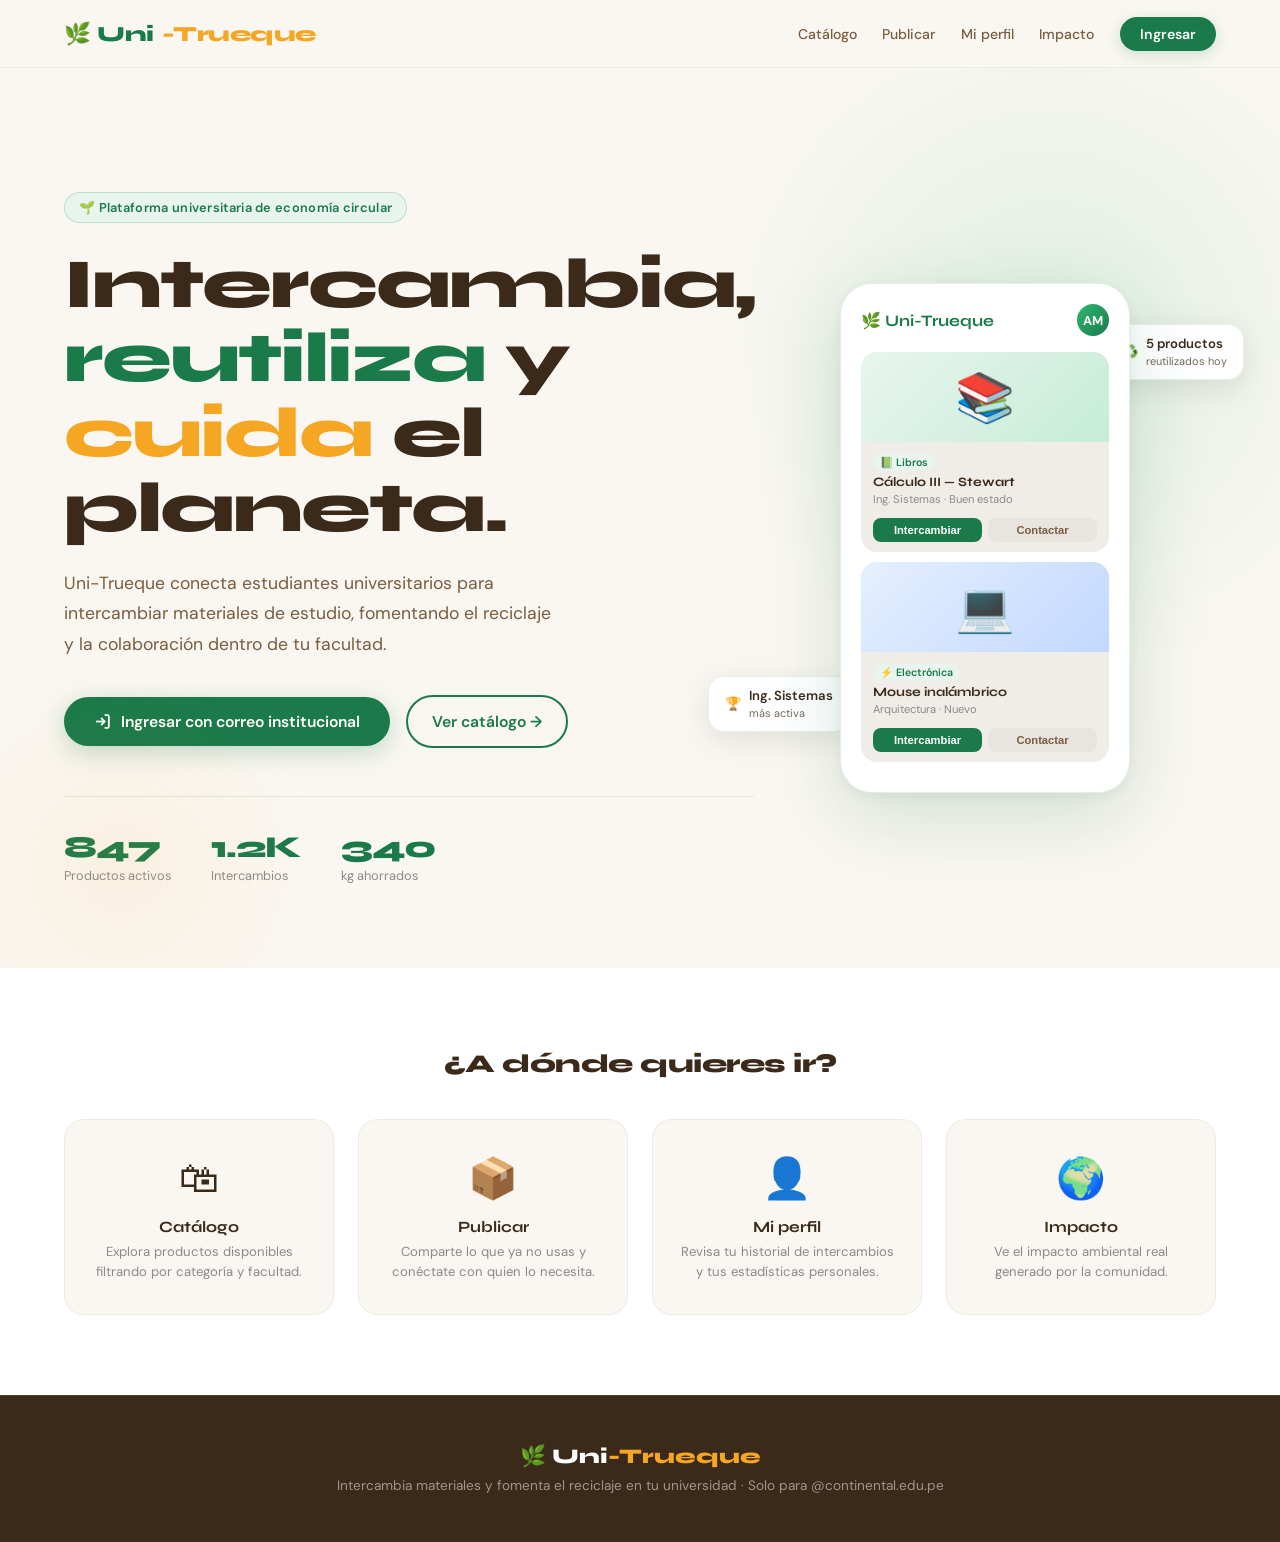
<file: pagina/index.html>
<!DOCTYPE html>
<html lang="es">
<head>
<meta charset="UTF-8">
<meta name="viewport" content="width=device-width, initial-scale=1.0">
<title>Uni-Trueque — Inicio</title>
<link rel="stylesheet" href="styles.css">
<style>
  body { background: var(--cream); }

  /* HERO */
  .hero {
    min-height: 100vh;
    display: grid; grid-template-columns: 1fr 1fr;
    align-items: center; gap: 0;
    padding: 120px 5vw 80px;
    position: relative; overflow: hidden;
  }
  .hero::before {
    content: ''; position: absolute; top: -80px; right: -120px;
    width: 700px; height: 700px;
    background: radial-gradient(circle, rgba(46,184,112,0.12) 0%, transparent 70%);
    border-radius: 50%; pointer-events: none;
  }
  .hero::after {
    content: ''; position: absolute; bottom: -100px; left: -80px;
    width: 400px; height: 400px;
    background: radial-gradient(circle, rgba(245,166,35,0.08) 0%, transparent 70%);
    border-radius: 50%; pointer-events: none;
  }
  .hero-badge {
    display: inline-flex; align-items: center; gap: 6px;
    background: var(--green-pale); color: var(--green);
    border: 1px solid rgba(26,122,74,0.2);
    padding: 6px 14px; border-radius: 100px;
    font-size: 0.8rem; font-weight: 600; letter-spacing: 0.3px;
    margin-bottom: 1.5rem; animation: fadeUp 0.6s ease both;
  }
  .hero h1 {
    font-family: 'Syne', sans-serif;
    font-size: clamp(2.8rem, 5.5vw, 4.6rem);
    font-weight: 800; line-height: 1.06; letter-spacing: -2px;
    margin-bottom: 1.4rem; animation: fadeUp 0.6s ease 0.1s both;
  }
  .hero h1 em { font-style: normal; color: var(--green); }
  .hero h1 .accent { color: var(--amber); }
  .hero-desc {
    font-size: 1.1rem; line-height: 1.75; color: var(--earth-mid);
    max-width: 490px; margin-bottom: 2.2rem;
    animation: fadeUp 0.6s ease 0.2s both;
  }
  .hero-cta { display: flex; align-items: center; gap: 1rem; flex-wrap: wrap; animation: fadeUp 0.6s ease 0.3s both; }
  .hero-stats {
    display: flex; gap: 2.5rem; margin-top: 3rem;
    padding-top: 2rem; border-top: 1px solid rgba(26,122,74,0.12);
    animation: fadeUp 0.6s ease 0.4s both;
  }
  .stat { display: flex; flex-direction: column; gap: 2px; }
  .stat-num { font-family: 'Syne', sans-serif; font-size: 1.9rem; font-weight: 800; color: var(--green); letter-spacing: -1px; }
  .stat-label { font-size: 0.8rem; color: var(--gray); }

  /* PHONE MOCKUP */
  .hero-visual { display: flex; justify-content: center; align-items: center; position: relative; animation: fadeUp 0.8s ease 0.2s both; }
  .phone-mockup {
    width: 290px; background: var(--white); border-radius: 32px; padding: 20px;
    box-shadow: 0 24px 80px rgba(26,122,74,0.18), 0 4px 16px rgba(0,0,0,0.06);
    position: relative; z-index: 2; border: 1.5px solid rgba(26,122,74,0.12);
  }
  .phone-header { display: flex; align-items: center; justify-content: space-between; margin-bottom: 16px; }
  .phone-title { font-family: 'Syne', sans-serif; font-size: 1rem; font-weight: 700; color: var(--green); }
  .phone-avatar {
    width: 32px; height: 32px; border-radius: 50%;
    background: linear-gradient(135deg, var(--green-light), var(--green));
    display: flex; align-items: center; justify-content: center;
    color: white; font-size: 0.8rem; font-weight: 700;
  }
  .card-mini { background: var(--gray-light); border-radius: 16px; overflow: hidden; margin-bottom: 10px; }
  .card-mini-img { height: 90px; display: flex; align-items: center; justify-content: center; font-size: 3rem; }
  .card-mini-body { padding: 8px 12px 4px; }
  .tag-mini { background: var(--green-pale); color: var(--green); font-size: 0.66rem; font-weight: 600; padding: 2px 7px; border-radius: 100px; }
  .card-mini-title { font-family: 'Syne', sans-serif; font-size: 0.8rem; font-weight: 700; margin: 3px 0 2px; }
  .card-mini-sub { font-size: 0.7rem; color: var(--gray); margin-bottom: 8px; }
  .card-mini-btns { display: flex; gap: 6px; padding: 0 12px 10px; }
  .mini-btn { flex: 1; padding: 6px; border-radius: 8px; font-size: 0.7rem; font-weight: 600; border: none; cursor: pointer; }
  .mini-btn.p { background: var(--green); color: white; }
  .mini-btn.s { background: #e8e4df; color: var(--earth-mid); }

  .float-badge {
    position: absolute; background: white; border-radius: 16px;
    padding: 10px 16px; box-shadow: 0 8px 32px rgba(0,0,0,0.10);
    display: flex; align-items: center; gap: 8px;
    font-size: 0.82rem; font-weight: 600;
    animation: floatY 3s ease-in-out infinite;
    border: 1px solid rgba(26,122,74,0.1);
  }
  .float-badge.a { top: 8%; right: -6%; animation-delay: 0s; }
  .float-badge.b { bottom: 12%; left: -10%; animation-delay: 1.5s; }

  /* QUICK LINKS SECTION */
  .quick { padding: 80px 5vw; background: var(--white); }
  .quick h2 { font-family: 'Syne', sans-serif; font-size: 1.6rem; font-weight: 800; text-align: center; margin-bottom: 2.5rem; letter-spacing: -0.5px; }
  .quick-grid { display: grid; grid-template-columns: repeat(4, 1fr); gap: 1.5rem; }
  .quick-card {
    background: var(--cream); border-radius: 20px; padding: 2rem 1.5rem;
    text-align: center; text-decoration: none; color: var(--earth);
    border: 1.5px solid rgba(26,122,74,0.08);
    transition: transform 0.25s, box-shadow 0.25s, border-color 0.2s;
  }
  .quick-card:hover { transform: translateY(-6px); box-shadow: 0 16px 48px rgba(26,122,74,0.12); border-color: var(--green); }
  .quick-icon { font-size: 2.5rem; margin-bottom: 0.8rem; }
  .quick-card h3 { font-family: 'Syne', sans-serif; font-size: 0.98rem; font-weight: 700; margin-bottom: 0.4rem; }
  .quick-card p { font-size: 0.82rem; color: var(--gray); line-height: 1.5; }

  @keyframes fadeUp { from { opacity: 0; transform: translateY(24px); } to { opacity: 1; transform: translateY(0); } }
  @keyframes floatY { 0%,100% { transform: translateY(0); } 50% { transform: translateY(-8px); } }

  @media (max-width: 900px) { .hero { grid-template-columns: 1fr; } .hero-visual { display: none; } .quick-grid { grid-template-columns: 1fr 1fr; } }
  @media (max-width: 500px) { .quick-grid { grid-template-columns: 1fr; } }
</style>
</head>
<body>

<nav>
  <a class="nav-logo" href="index.html">🌿 Uni<span>-Trueque</span></a>
  <div class="nav-links">
    <a href="catalogo.html" class="hide-mobile">Catálogo</a>
    <a href="publicar.html" class="hide-mobile">Publicar</a>
    <a href="perfil.html" class="hide-mobile">Mi perfil</a>
    <a href="impacto.html" class="hide-mobile">Impacto</a>
    <a href="login.html" class="btn-nav">Ingresar</a>
  </div>
</nav>

<div class="page-content">
  <section class="hero">
    <div>
      <div class="hero-badge">🌱 Plataforma universitaria de economía circular</div>
      <h1>Intercambia,<br><em>reutiliza</em> y<br><span class="accent">cuida</span> el planeta.</h1>
      <p class="hero-desc">Uni-Trueque conecta estudiantes universitarios para intercambiar materiales de estudio, fomentando el reciclaje y la colaboración dentro de tu facultad.</p>
      <div class="hero-cta">
        <a href="login.html" class="btn-primary">
          <svg width="17" height="17" viewBox="0 0 24 24" fill="none" stroke="currentColor" stroke-width="2.5"><path d="M15 3h4a2 2 0 012 2v14a2 2 0 01-2 2h-4"/><polyline points="10 17 15 12 10 7"/><line x1="15" y1="12" x2="3" y2="12"/></svg>
          Ingresar con correo institucional
        </a>
        <a href="catalogo.html" class="btn-secondary">Ver catálogo →</a>
      </div>
      <div class="hero-stats">
        <div class="stat"><span class="stat-num">847</span><span class="stat-label">Productos activos</span></div>
        <div class="stat"><span class="stat-num">1.2K</span><span class="stat-label">Intercambios</span></div>
        <div class="stat"><span class="stat-num">340</span><span class="stat-label">kg ahorrados</span></div>
      </div>
    </div>
    <div class="hero-visual">
      <div class="phone-mockup">
        <div class="phone-header">
          <span class="phone-title">🌿 Uni-Trueque</span>
          <div class="phone-avatar">AM</div>
        </div>
        <div class="card-mini">
          <div class="card-mini-img" style="background:linear-gradient(135deg,#e8f5ee,#c6ecd8)">📚</div>
          <div class="card-mini-body">
            <span class="tag-mini">📗 Libros</span>
            <div class="card-mini-title">Cálculo III — Stewart</div>
            <div class="card-mini-sub">Ing. Sistemas · Buen estado</div>
          </div>
          <div class="card-mini-btns"><button class="mini-btn p">Intercambiar</button><button class="mini-btn s">Contactar</button></div>
        </div>
        <div class="card-mini">
          <div class="card-mini-img" style="background:linear-gradient(135deg,#e5f0ff,#c2d8ff)">💻</div>
          <div class="card-mini-body">
            <span class="tag-mini">⚡ Electrónica</span>
            <div class="card-mini-title">Mouse inalámbrico</div>
            <div class="card-mini-sub">Arquitectura · Nuevo</div>
          </div>
          <div class="card-mini-btns"><button class="mini-btn p">Intercambiar</button><button class="mini-btn s">Contactar</button></div>
        </div>
      </div>
      <div class="float-badge a">♻️ <span>5 productos<br><small style="font-weight:400;opacity:.7">reutilizados hoy</small></span></div>
      <div class="float-badge b">🏆 <span>Ing. Sistemas<br><small style="font-weight:400;opacity:.7">más activa</small></span></div>
    </div>
  </section>

  <section class="quick reveal">
    <h2>¿A dónde quieres ir?</h2>
    <div class="quick-grid">
      <a href="catalogo.html" class="quick-card">
        <div class="quick-icon">🛍</div>
        <h3>Catálogo</h3>
        <p>Explora productos disponibles filtrando por categoría y facultad.</p>
      </a>
      <a href="publicar.html" class="quick-card">
        <div class="quick-icon">📦</div>
        <h3>Publicar</h3>
        <p>Comparte lo que ya no usas y conéctate con quien lo necesita.</p>
      </a>
      <a href="perfil.html" class="quick-card">
        <div class="quick-icon">👤</div>
        <h3>Mi perfil</h3>
        <p>Revisa tu historial de intercambios y tus estadísticas personales.</p>
      </a>
      <a href="impacto.html" class="quick-card">
        <div class="quick-icon">🌍</div>
        <h3>Impacto</h3>
        <p>Ve el impacto ambiental real generado por la comunidad.</p>
      </a>
    </div>
  </section>
</div>

<footer>
  <div class="logo-footer">🌿 Uni<span>-Trueque</span></div>
  <p>Intercambia materiales y fomenta el reciclaje en tu universidad · Solo para @continental.edu.pe</p>
</footer>

<script>
  const obs = new IntersectionObserver(e => e.forEach(x => { if(x.isIntersecting) x.target.classList.add('visible'); }), {threshold:0.1});
  document.querySelectorAll('.reveal').forEach(el => obs.observe(el));
</script>
</body>
</html>
</file>
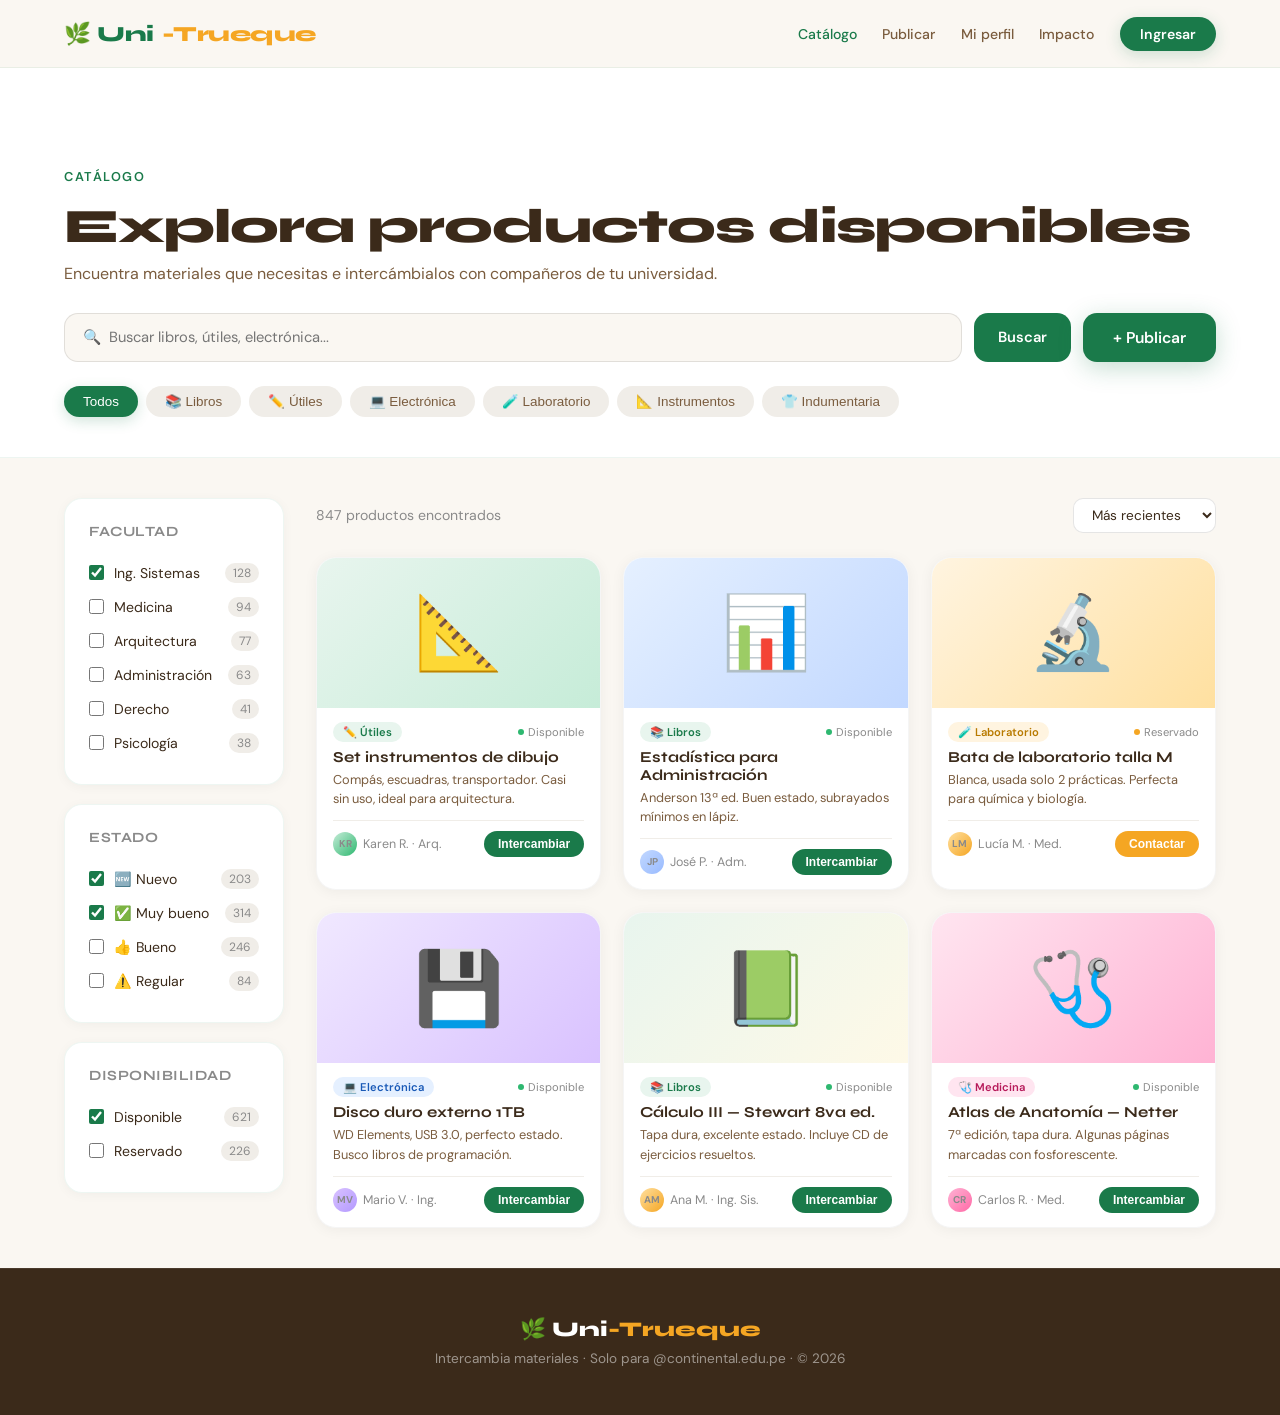
<file: pagina/catalogo.html>
<!DOCTYPE html>
<html lang="es">
<head>
<meta charset="UTF-8">
<meta name="viewport" content="width=device-width, initial-scale=1.0">
<title>Uni-Trueque — Catálogo</title>
<link rel="stylesheet" href="styles.css">
<style>
  body { background: var(--cream); }
  .catalog-hero {
    background: var(--white); padding: 100px 5vw 40px;
    border-bottom: 1px solid rgba(26,122,74,0.08);
  }
  .catalog-hero h1 { font-family: 'Syne', sans-serif; font-size: clamp(2rem,4vw,3rem); font-weight: 800; letter-spacing: -1px; margin-bottom: 0.5rem; }
  .catalog-hero p { color: var(--earth-mid); font-size: 1rem; margin-bottom: 1.8rem; }

  /* SEARCH BAR */
  .search-bar {
    display: flex; gap: 12px; margin-bottom: 1.5rem;
  }
  .search-input {
    flex: 1; padding: 12px 18px; border-radius: 14px;
    border: 1.5px solid rgba(0,0,0,0.1); font-family: 'DM Sans', sans-serif;
    font-size: 0.92rem; outline: none; background: var(--cream);
    transition: border-color 0.2s, box-shadow 0.2s;
  }
  .search-input:focus { border-color: var(--green); box-shadow: 0 0 0 3px rgba(26,122,74,0.09); }
  .search-btn { padding: 12px 24px; border-radius: 14px; background: var(--green); color: white; border: none; font-weight: 600; font-size: 0.92rem; cursor: pointer; font-family: 'DM Sans', sans-serif; transition: background 0.2s; }
  .search-btn:hover { background: var(--green-light); }

  .filters-row { display: flex; gap: 8px; flex-wrap: wrap; }
  .filter-chip {
    padding: 7px 18px; border-radius: 100px; font-size: 0.84rem; font-weight: 500;
    cursor: pointer; border: 1.5px solid transparent; transition: all 0.2s;
    background: var(--gray-light); color: var(--earth-mid);
  }
  .filter-chip.active, .filter-chip:hover { background: var(--green); color: white; box-shadow: 0 4px 14px rgba(26,122,74,0.2); }

  /* LAYOUT */
  .catalog-body { display: grid; grid-template-columns: 220px 1fr; gap: 2rem; padding: 2.5rem 5vw; align-items: start; }

  /* SIDEBAR */
  .sidebar { position: sticky; top: 88px; }
  .sidebar-card { background: white; border-radius: 18px; padding: 1.5rem; margin-bottom: 1.2rem; border: 1.5px solid rgba(26,122,74,0.07); box-shadow: 0 2px 12px rgba(0,0,0,0.04); }
  .sidebar-card h4 { font-family: 'Syne', sans-serif; font-size: 0.88rem; font-weight: 700; margin-bottom: 1rem; text-transform: uppercase; letter-spacing: 0.5px; color: var(--gray); }
  .sidebar-opt { display: flex; align-items: center; gap: 10px; padding: 7px 0; font-size: 0.88rem; cursor: pointer; border-radius: 8px; transition: color 0.15s; }
  .sidebar-opt input[type=checkbox] { accent-color: var(--green); width: 15px; height: 15px; cursor: pointer; }
  .sidebar-opt:hover { color: var(--green); }
  .sidebar-count { margin-left: auto; font-size: 0.75rem; color: var(--gray); background: var(--gray-light); padding: 2px 8px; border-radius: 100px; }

  /* PRODUCTS GRID */
  .grid-header { display: flex; align-items: center; justify-content: space-between; margin-bottom: 1.5rem; }
  .grid-header span { font-size: 0.88rem; color: var(--gray); }
  .sort-select { padding: 7px 14px; border-radius: 10px; border: 1.5px solid rgba(0,0,0,0.1); font-family: 'DM Sans', sans-serif; font-size: 0.85rem; background: white; color: var(--earth); outline: none; cursor: pointer; }
  .products-grid { display: grid; grid-template-columns: repeat(auto-fill, minmax(240px, 1fr)); gap: 1.4rem; }

  .product-card {
    background: white; border-radius: 20px; overflow: hidden;
    box-shadow: 0 2px 14px rgba(0,0,0,0.05);
    transition: transform 0.25s, box-shadow 0.25s;
    border: 1.5px solid rgba(0,0,0,0.04); cursor: pointer;
  }
  .product-card:hover { transform: translateY(-6px); box-shadow: 0 16px 48px rgba(26,122,74,0.14); border-color: rgba(26,122,74,0.15); }
  .card-img { height: 150px; display: flex; align-items: center; justify-content: center; font-size: 4.5rem; }
  .card-body { padding: 14px 16px; }
  .card-top { display: flex; align-items: center; justify-content: space-between; margin-bottom: 6px; }
  .tag { display: inline-block; padding: 3px 10px; border-radius: 100px; font-size: 0.7rem; font-weight: 600; background: var(--green-pale); color: var(--green); }
  .tag.amber { background: #fff4e0; color: #b87a00; }
  .tag.blue { background: #e5f0ff; color: #1a5ab7; }
  .tag.pink { background: #ffe5f0; color: #b71a5a; }
  .card-status { font-size: 0.7rem; color: var(--gray); display: flex; align-items: center; gap: 4px; }
  .dot { width: 6px; height: 6px; border-radius: 50%; background: var(--green-light); display: inline-block; }
  .dot.amber { background: var(--amber); }
  .card-title { font-family: 'Syne', sans-serif; font-size: 0.95rem; font-weight: 700; margin-bottom: 4px; }
  .card-desc { font-size: 0.8rem; color: var(--earth-mid); line-height: 1.5; margin-bottom: 12px; }
  .card-footer { display: flex; align-items: center; justify-content: space-between; padding-top: 10px; border-top: 1px solid var(--gray-light); }
  .card-user { display: flex; align-items: center; gap: 6px; font-size: 0.78rem; color: var(--gray); }
  .avatar-sm { width: 24px; height: 24px; border-radius: 50%; display: flex; align-items: center; justify-content: center; font-size: 0.62rem; font-weight: 700; }
  .btn-contact { background: var(--green); color: white; padding: 6px 14px; border-radius: 100px; font-size: 0.75rem; font-weight: 600; border: none; cursor: pointer; transition: all 0.2s; }
  .btn-contact:hover { background: var(--green-light); transform: scale(1.04); }

  @media (max-width: 800px) { .catalog-body { grid-template-columns: 1fr; } .sidebar { position: static; } }
</style>
</head>
<body>

<nav>
  <a class="nav-logo" href="index.html">🌿 Uni<span>-Trueque</span></a>
  <div class="nav-links">
    <a href="catalogo.html" class="active">Catálogo</a>
    <a href="publicar.html" class="hide-mobile">Publicar</a>
    <a href="perfil.html" class="hide-mobile">Mi perfil</a>
    <a href="impacto.html" class="hide-mobile">Impacto</a>
    <a href="login.html" class="btn-nav">Ingresar</a>
  </div>
</nav>

<div class="page-content">
  <div class="catalog-hero">
    <div class="section-label">Catálogo</div>
    <h1>Explora productos disponibles</h1>
    <p>Encuentra materiales que necesitas e intercámbialos con compañeros de tu universidad.</p>
    <div class="search-bar">
      <input class="search-input" type="text" placeholder="🔍  Buscar libros, útiles, electrónica..." />
      <button class="search-btn">Buscar</button>
      <a href="publicar.html" class="btn-primary" style="border-radius:14px;white-space:nowrap">+ Publicar</a>
    </div>
    <div class="filters-row">
      <button class="filter-chip active">Todos</button>
      <button class="filter-chip">📚 Libros</button>
      <button class="filter-chip">✏️ Útiles</button>
      <button class="filter-chip">💻 Electrónica</button>
      <button class="filter-chip">🧪 Laboratorio</button>
      <button class="filter-chip">📐 Instrumentos</button>
      <button class="filter-chip">👕 Indumentaria</button>
    </div>
  </div>

  <div class="catalog-body">
    <!-- SIDEBAR -->
    <aside class="sidebar reveal">
      <div class="sidebar-card">
        <h4>Facultad</h4>
        <label class="sidebar-opt"><input type="checkbox" checked> Ing. Sistemas <span class="sidebar-count">128</span></label>
        <label class="sidebar-opt"><input type="checkbox"> Medicina <span class="sidebar-count">94</span></label>
        <label class="sidebar-opt"><input type="checkbox"> Arquitectura <span class="sidebar-count">77</span></label>
        <label class="sidebar-opt"><input type="checkbox"> Administración <span class="sidebar-count">63</span></label>
        <label class="sidebar-opt"><input type="checkbox"> Derecho <span class="sidebar-count">41</span></label>
        <label class="sidebar-opt"><input type="checkbox"> Psicología <span class="sidebar-count">38</span></label>
      </div>
      <div class="sidebar-card">
        <h4>Estado</h4>
        <label class="sidebar-opt"><input type="checkbox" checked> 🆕 Nuevo <span class="sidebar-count">203</span></label>
        <label class="sidebar-opt"><input type="checkbox" checked> ✅ Muy bueno <span class="sidebar-count">314</span></label>
        <label class="sidebar-opt"><input type="checkbox"> 👍 Bueno <span class="sidebar-count">246</span></label>
        <label class="sidebar-opt"><input type="checkbox"> ⚠️ Regular <span class="sidebar-count">84</span></label>
      </div>
      <div class="sidebar-card">
        <h4>Disponibilidad</h4>
        <label class="sidebar-opt"><input type="checkbox" checked> Disponible <span class="sidebar-count">621</span></label>
        <label class="sidebar-opt"><input type="checkbox"> Reservado <span class="sidebar-count">226</span></label>
      </div>
    </aside>

    <!-- MAIN GRID -->
    <div>
      <div class="grid-header reveal">
        <span>847 productos encontrados</span>
        <select class="sort-select">
          <option>Más recientes</option>
          <option>Más populares</option>
          <option>A → Z</option>
        </select>
      </div>
      <div class="products-grid reveal">

        <div class="product-card">
          <div class="card-img" style="background:linear-gradient(135deg,#e8f5ee,#c6ecd8)">📐</div>
          <div class="card-body">
            <div class="card-top"><span class="tag">✏️ Útiles</span><span class="card-status"><span class="dot"></span>Disponible</span></div>
            <div class="card-title">Set instrumentos de dibujo</div>
            <div class="card-desc">Compás, escuadras, transportador. Casi sin uso, ideal para arquitectura.</div>
            <div class="card-footer">
              <div class="card-user"><div class="avatar-sm" style="background:linear-gradient(135deg,#c6ecd8,#2eb870)">KR</div>Karen R. · Arq.</div>
              <button class="btn-contact">Intercambiar</button>
            </div>
          </div>
        </div>

        <div class="product-card">
          <div class="card-img" style="background:linear-gradient(135deg,#e5f0ff,#c2d8ff)">📊</div>
          <div class="card-body">
            <div class="card-top"><span class="tag">📚 Libros</span><span class="card-status"><span class="dot"></span>Disponible</span></div>
            <div class="card-title">Estadística para Administración</div>
            <div class="card-desc">Anderson 13ª ed. Buen estado, subrayados mínimos en lápiz.</div>
            <div class="card-footer">
              <div class="card-user"><div class="avatar-sm" style="background:linear-gradient(135deg,#c2d8ff,#99bbff)">JP</div>José P. · Adm.</div>
              <button class="btn-contact">Intercambiar</button>
            </div>
          </div>
        </div>

        <div class="product-card">
          <div class="card-img" style="background:linear-gradient(135deg,#fff4e0,#ffe0a0)">🔬</div>
          <div class="card-body">
            <div class="card-top"><span class="tag amber">🧪 Laboratorio</span><span class="card-status"><span class="dot amber"></span>Reservado</span></div>
            <div class="card-title">Bata de laboratorio talla M</div>
            <div class="card-desc">Blanca, usada solo 2 prácticas. Perfecta para química y biología.</div>
            <div class="card-footer">
              <div class="card-user"><div class="avatar-sm" style="background:linear-gradient(135deg,#ffe0a0,#f5a623)">LM</div>Lucía M. · Med.</div>
              <button class="btn-contact" style="background:var(--amber)">Contactar</button>
            </div>
          </div>
        </div>

        <div class="product-card">
          <div class="card-img" style="background:linear-gradient(135deg,#f0e8ff,#d9c2ff)">💾</div>
          <div class="card-body">
            <div class="card-top"><span class="tag blue">💻 Electrónica</span><span class="card-status"><span class="dot"></span>Disponible</span></div>
            <div class="card-title">Disco duro externo 1TB</div>
            <div class="card-desc">WD Elements, USB 3.0, perfecto estado. Busco libros de programación.</div>
            <div class="card-footer">
              <div class="card-user"><div class="avatar-sm" style="background:linear-gradient(135deg,#d9c2ff,#b399ff)">MV</div>Mario V. · Ing.</div>
              <button class="btn-contact">Intercambiar</button>
            </div>
          </div>
        </div>

        <div class="product-card">
          <div class="card-img" style="background:linear-gradient(135deg,#e8f5ee,#fef9e7)">📗</div>
          <div class="card-body">
            <div class="card-top"><span class="tag">📚 Libros</span><span class="card-status"><span class="dot"></span>Disponible</span></div>
            <div class="card-title">Cálculo III — Stewart 8va ed.</div>
            <div class="card-desc">Tapa dura, excelente estado. Incluye CD de ejercicios resueltos.</div>
            <div class="card-footer">
              <div class="card-user"><div class="avatar-sm" style="background:linear-gradient(135deg,#ffe0a0,#f5a623)">AM</div>Ana M. · Ing. Sis.</div>
              <button class="btn-contact">Intercambiar</button>
            </div>
          </div>
        </div>

        <div class="product-card">
          <div class="card-img" style="background:linear-gradient(135deg,#ffe5f0,#ffb3d4)">🩺</div>
          <div class="card-body">
            <div class="card-top"><span class="tag pink">🩺 Medicina</span><span class="card-status"><span class="dot"></span>Disponible</span></div>
            <div class="card-title">Atlas de Anatomía — Netter</div>
            <div class="card-desc">7ª edición, tapa dura. Algunas páginas marcadas con fosforescente.</div>
            <div class="card-footer">
              <div class="card-user"><div class="avatar-sm" style="background:linear-gradient(135deg,#ffb3d4,#ff6aa7)">CR</div>Carlos R. · Med.</div>
              <button class="btn-contact">Intercambiar</button>
            </div>
          </div>
        </div>

      </div>
    </div>
  </div>
</div>

<footer>
  <div class="logo-footer">🌿 Uni<span>-Trueque</span></div>
  <p>Intercambia materiales · Solo para @continental.edu.pe · © 2026</p>
</footer>

<script>
  document.querySelectorAll('.filter-chip').forEach(c => {
    c.addEventListener('click', () => { document.querySelectorAll('.filter-chip').forEach(x=>x.classList.remove('active')); c.classList.add('active'); });
  });
  const obs = new IntersectionObserver(e=>e.forEach(x=>{if(x.isIntersecting)x.target.classList.add('visible');}),{threshold:0.1});
  document.querySelectorAll('.reveal').forEach(el=>obs.observe(el));
</script>
</body>
</html>
</file>
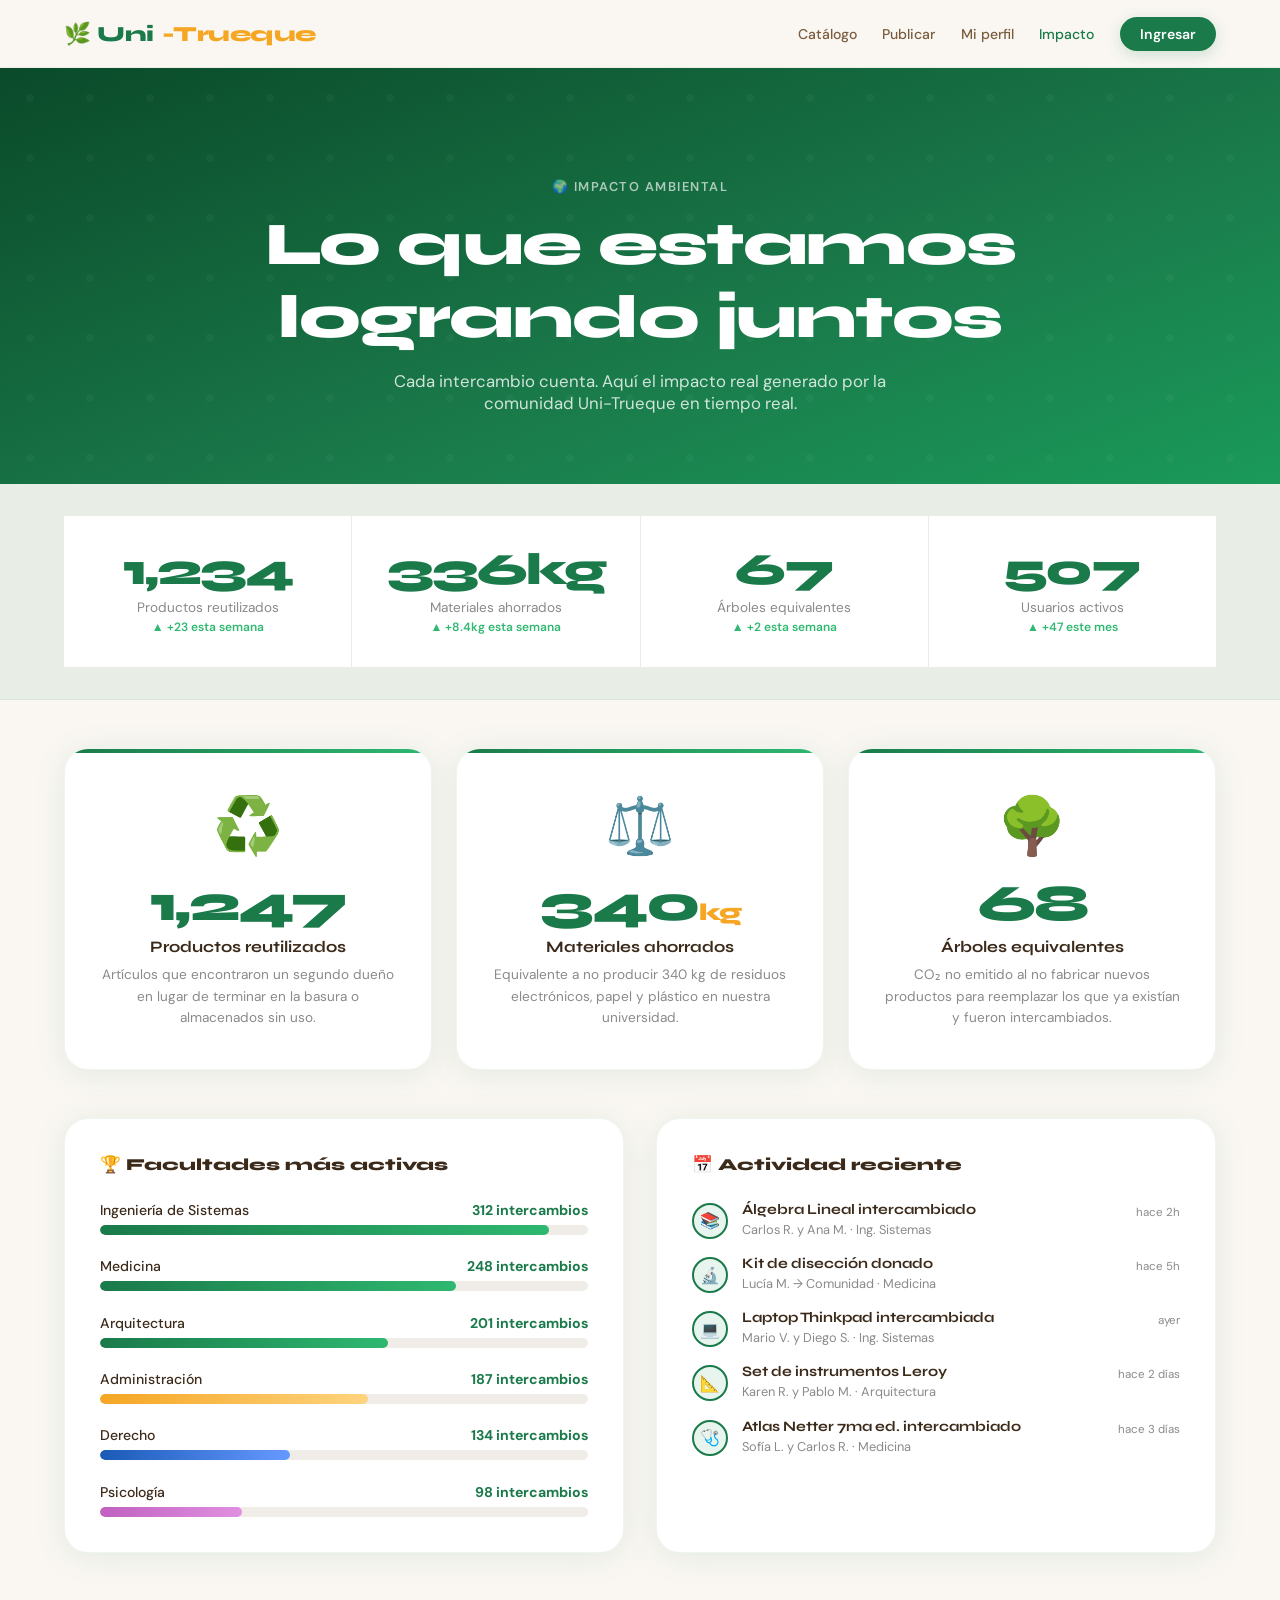
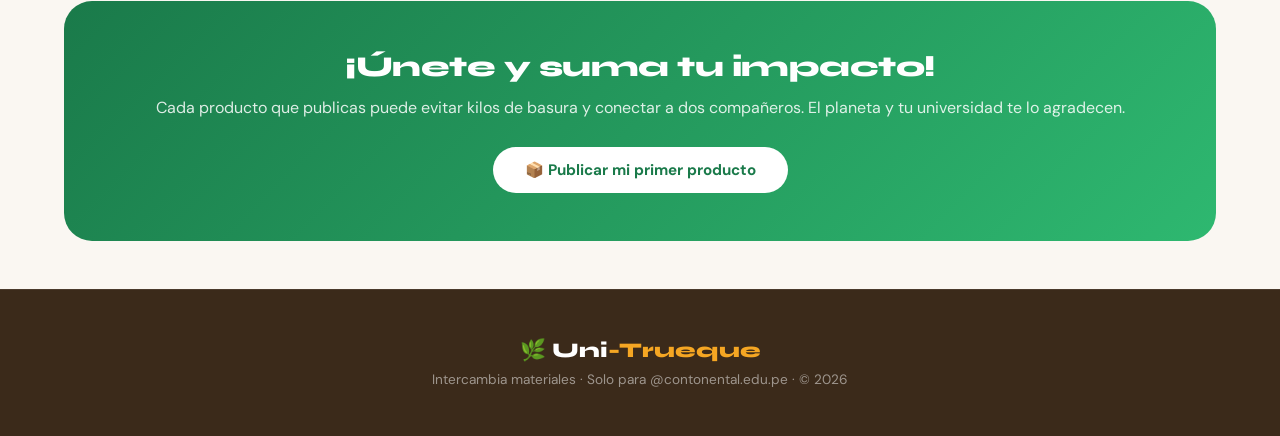
<file: pagina/impacto.html>
<!DOCTYPE html>
<html lang="es">
<head>
<meta charset="UTF-8">
<meta name="viewport" content="width=device-width, initial-scale=1.0">
<title>Uni-Trueque — Impacto Ambiental</title>
<link rel="stylesheet" href="styles.css">
<style>
  body { background: var(--cream); }

  .impact-hero {
    background: linear-gradient(160deg, #0a4a2a 0%, var(--green) 60%, #1a9a5a 100%);
    padding: 110px 5vw 70px; color: white; text-align: center;
    position: relative; overflow: hidden;
  }
  .impact-hero::before {
    content:''; position:absolute; inset:0;
    background: url("data:image/svg+xml,%3Csvg width='60' height='60' viewBox='0 0 60 60' xmlns='http://www.w3.org/2000/svg'%3E%3Cg fill='none' fill-rule='evenodd'%3E%3Cg fill='%23ffffff' fill-opacity='0.03'%3E%3Ccircle cx='30' cy='30' r='4'/%3E%3C/g%3E%3C/g%3E%3C/svg%3E");
  }
  .impact-hero .section-label { color: rgba(255,255,255,0.65); }
  .impact-hero h1 { font-family:'Syne',sans-serif; font-size:clamp(2.2rem,5vw,3.8rem); font-weight:800; letter-spacing:-1.5px; margin-bottom:1rem; position:relative; }
  .impact-hero p { font-size:1.05rem; opacity:0.8; max-width:560px; margin:0 auto; position:relative; }

  .counter-strip {
    background: white; padding: 2rem 5vw;
    display: grid; grid-template-columns: repeat(4,1fr);
    gap: 1px; background: rgba(26,122,74,0.08);
    border-bottom: 1px solid rgba(26,122,74,0.08);
  }
  .cstat {
    background: white; padding: 2rem; text-align:center;
  }
  .cstat-num {
    font-family:'Syne',sans-serif; font-size:2.8rem; font-weight:800;
    color:var(--green); letter-spacing:-2px; line-height:1;
  }
  .cstat-num .unit { font-size:1.4rem; color:var(--amber); }
  .cstat-label { font-size:0.85rem; color:var(--gray); margin-top:6px; }
  .cstat-delta { font-size:0.75rem; color:var(--green-light); margin-top:3px; font-weight:600; }

  .impact-body { padding: 3rem 5vw; display: flex; flex-direction:column; gap:3rem; }

  /* CARDS ROW */
  .cards-row { display:grid; grid-template-columns:repeat(3,1fr); gap:1.5rem; }
  .impact-card {
    background:white; border-radius:24px; padding:2.5rem 2rem; text-align:center;
    box-shadow:var(--shadow); border:1.5px solid rgba(26,122,74,0.07);
    transition:transform 0.25s, box-shadow 0.25s; position:relative; overflow:hidden;
  }
  .impact-card::before { content:''; position:absolute; top:0; left:0; right:0; height:4px; background:linear-gradient(90deg,var(--green),var(--green-light)); }
  .impact-card:hover { transform:translateY(-6px); box-shadow:0 20px 60px rgba(26,122,74,0.15); }
  .impact-card .icon { font-size:3.5rem; margin-bottom:1rem; }
  .impact-card .big-num { font-family:'Syne',sans-serif; font-size:3.2rem; font-weight:800; color:var(--green); letter-spacing:-2px; line-height:1; margin-bottom:8px; }
  .impact-card .big-num .u { font-size:1.5rem; color:var(--amber); }
  .impact-card h3 { font-family:'Syne',sans-serif; font-size:1rem; font-weight:700; margin-bottom:8px; }
  .impact-card p { font-size:0.85rem; color:var(--gray); line-height:1.6; }
  .progress-ring { margin: 1rem auto 0; width:70px; height:70px; }

  /* FACULTIES */
  .faculties-section { display:grid; grid-template-columns:1fr 1fr; gap:2rem; }
  .section-card { background:white; border-radius:24px; padding:2.2rem; box-shadow:var(--shadow); border:1.5px solid rgba(26,122,74,0.07); }
  .section-card h3 { font-family:'Syne',sans-serif; font-size:1.05rem; font-weight:800; margin-bottom:1.6rem; }

  .faculty-bar { margin-bottom:1.4rem; }
  .faculty-bar:last-child { margin-bottom:0; }
  .fb-header { display:flex; justify-content:space-between; margin-bottom:6px; font-size:0.88rem; }
  .fb-header span:first-child { font-weight:500; }
  .fb-header strong { color:var(--green); }
  .bar-track { height:10px; background:var(--gray-light); border-radius:100px; overflow:hidden; }
  .bar-fill { height:100%; border-radius:100px; background:linear-gradient(90deg,var(--green),var(--green-light)); transition:width 1.5s ease; }
  .bar-fill.amber { background:linear-gradient(90deg,var(--amber),var(--amber-light)); }
  .bar-fill.blue { background:linear-gradient(90deg,#1a5ab7,#6699ff); }

  /* TIMELINE */
  .timeline { display:flex; flex-direction:column; gap:1rem; }
  .tl-item { display:flex; gap:14px; align-items:flex-start; }
  .tl-dot { width:36px; height:36px; border-radius:50%; background:var(--green-pale); border:2px solid var(--green); display:flex; align-items:center; justify-content:center; font-size:1rem; flex-shrink:0; margin-top:2px; }
  .tl-info h5 { font-family:'Syne',sans-serif; font-size:0.9rem; font-weight:700; margin-bottom:2px; }
  .tl-info p { font-size:0.8rem; color:var(--gray); line-height:1.5; }
  .tl-date { margin-left:auto; font-size:0.72rem; color:var(--gray); white-space:nowrap; margin-top:4px; }

  /* CTA */
  .cta-band { background:linear-gradient(135deg,var(--green),var(--green-light)); border-radius:28px; padding:3rem; text-align:center; color:white; }
  .cta-band h2 { font-family:'Syne',sans-serif; font-size:1.8rem; font-weight:800; letter-spacing:-0.5px; margin-bottom:0.8rem; }
  .cta-band p { opacity:0.85; font-size:1rem; margin-bottom:1.8rem; }
  .btn-white { background:white; color:var(--green); padding:13px 32px; border-radius:100px; font-weight:700; font-size:0.95rem; text-decoration:none; display:inline-block; transition:all 0.2s; }
  .btn-white:hover { transform:translateY(-2px); box-shadow:0 8px 24px rgba(0,0,0,0.15); }

  @media (max-width:900px) { .cards-row { grid-template-columns:1fr; } .faculties-section { grid-template-columns:1fr; } .counter-strip { grid-template-columns:1fr 1fr; } }
</style>
</head>
<body>

<nav>
  <a class="nav-logo" href="index.html">🌿 Uni<span>-Trueque</span></a>
  <div class="nav-links">
    <a href="catalogo.html" class="hide-mobile">Catálogo</a>
    <a href="publicar.html" class="hide-mobile">Publicar</a>
    <a href="perfil.html" class="hide-mobile">Mi perfil</a>
    <a href="impacto.html" class="active">Impacto</a>
    <a href="login.html" class="btn-nav">Ingresar</a>
  </div>
</nav>

<div class="page-content">
  <div class="impact-hero reveal">
    <div class="section-label">🌍 Impacto ambiental</div>
    <h1>Lo que estamos logrando juntos</h1>
    <p>Cada intercambio cuenta. Aquí el impacto real generado por la comunidad Uni-Trueque en tiempo real.</p>
  </div>

  <div class="counter-strip">
    <div class="cstat"><div class="cstat-num" data-target="1247">0</div><div class="cstat-label">Productos reutilizados</div><div class="cstat-delta">▲ +23 esta semana</div></div>
    <div class="cstat"><div class="cstat-num" data-target="340" data-suffix="kg">0</div><div class="cstat-label">Materiales ahorrados</div><div class="cstat-delta">▲ +8.4kg esta semana</div></div>
    <div class="cstat"><div class="cstat-num" data-target="68">0</div><div class="cstat-label">Árboles equivalentes</div><div class="cstat-delta">▲ +2 esta semana</div></div>
    <div class="cstat"><div class="cstat-num" data-target="512">0</div><div class="cstat-label">Usuarios activos</div><div class="cstat-delta">▲ +47 este mes</div></div>
  </div>

  <div class="impact-body">
    <div class="cards-row reveal">
      <div class="impact-card">
        <div class="icon">♻️</div>
        <div class="big-num">1,247</div>
        <h3>Productos reutilizados</h3>
        <p>Artículos que encontraron un segundo dueño en lugar de terminar en la basura o almacenados sin uso.</p>
      </div>
      <div class="impact-card">
        <div class="icon">⚖️</div>
        <div class="big-num">340<span class="u">kg</span></div>
        <h3>Materiales ahorrados</h3>
        <p>Equivalente a no producir 340 kg de residuos electrónicos, papel y plástico en nuestra universidad.</p>
      </div>
      <div class="impact-card">
        <div class="icon">🌳</div>
        <div class="big-num">68</div>
        <h3>Árboles equivalentes</h3>
        <p>CO₂ no emitido al no fabricar nuevos productos para reemplazar los que ya existían y fueron intercambiados.</p>
      </div>
    </div>

    <div class="faculties-section reveal">
      <div class="section-card">
        <h3>🏆 Facultades más activas</h3>
        <div class="faculty-bar">
          <div class="fb-header"><span>Ingeniería de Sistemas</span><strong>312 intercambios</strong></div>
          <div class="bar-track"><div class="bar-fill" style="width:0" data-width="92%"></div></div>
        </div>
        <div class="faculty-bar">
          <div class="fb-header"><span>Medicina</span><strong>248 intercambios</strong></div>
          <div class="bar-track"><div class="bar-fill" style="width:0" data-width="73%"></div></div>
        </div>
        <div class="faculty-bar">
          <div class="fb-header"><span>Arquitectura</span><strong>201 intercambios</strong></div>
          <div class="bar-track"><div class="bar-fill" style="width:0" data-width="59%"></div></div>
        </div>
        <div class="faculty-bar">
          <div class="fb-header"><span>Administración</span><strong>187 intercambios</strong></div>
          <div class="bar-track"><div class="bar-fill amber" style="width:0" data-width="55%"></div></div>
        </div>
        <div class="faculty-bar">
          <div class="fb-header"><span>Derecho</span><strong>134 intercambios</strong></div>
          <div class="bar-track"><div class="bar-fill blue" style="width:0" data-width="39%"></div></div>
        </div>
        <div class="faculty-bar">
          <div class="fb-header"><span>Psicología</span><strong>98 intercambios</strong></div>
          <div class="bar-track"><div class="bar-fill" style="width:0;background:linear-gradient(90deg,#c060c0,#e090e0)" data-width="29%"></div></div>
        </div>
      </div>

      <div class="section-card">
        <h3>📅 Actividad reciente</h3>
        <div class="timeline">
          <div class="tl-item">
            <div class="tl-dot">📚</div>
            <div class="tl-info"><h5>Álgebra Lineal intercambiado</h5><p>Carlos R. y Ana M. · Ing. Sistemas</p></div>
            <span class="tl-date">hace 2h</span>
          </div>
          <div class="tl-item">
            <div class="tl-dot">🔬</div>
            <div class="tl-info"><h5>Kit de disección donado</h5><p>Lucía M. → Comunidad · Medicina</p></div>
            <span class="tl-date">hace 5h</span>
          </div>
          <div class="tl-item">
            <div class="tl-dot">💻</div>
            <div class="tl-info"><h5>Laptop Thinkpad intercambiada</h5><p>Mario V. y Diego S. · Ing. Sistemas</p></div>
            <span class="tl-date">ayer</span>
          </div>
          <div class="tl-item">
            <div class="tl-dot">📐</div>
            <div class="tl-info"><h5>Set de instrumentos Leroy</h5><p>Karen R. y Pablo M. · Arquitectura</p></div>
            <span class="tl-date">hace 2 días</span>
          </div>
          <div class="tl-item">
            <div class="tl-dot">🩺</div>
            <div class="tl-info"><h5>Atlas Netter 7ma ed. intercambiado</h5><p>Sofía L. y Carlos R. · Medicina</p></div>
            <span class="tl-date">hace 3 días</span>
          </div>
        </div>
      </div>
    </div>

    <div class="cta-band reveal">
      <h2>¡Únete y suma tu impacto!</h2>
      <p>Cada producto que publicas puede evitar kilos de basura y conectar a dos compañeros. El planeta y tu universidad te lo agradecen.</p>
      <a href="publicar.html" class="btn-white">📦 Publicar mi primer producto</a>
    </div>
  </div>
</div>

<footer>
  <div class="logo-footer">🌿 Uni<span>-Trueque</span></div>
  <p>Intercambia materiales · Solo para @contonental.edu.pe · © 2026</p>
</footer>

<script>
  // Counter animation
  function animateCounter(el) {
    const target = parseInt(el.dataset.target);
    const suffix = el.dataset.suffix || '';
    let start = 0; const duration = 1800;
    const step = (timestamp) => {
      if (!start) start = timestamp;
      const progress = Math.min((timestamp - start) / duration, 1);
      const ease = 1 - Math.pow(1 - progress, 3);
      el.textContent = Math.floor(ease * target).toLocaleString() + suffix;
      if (progress < 1) requestAnimationFrame(step);
    };
    requestAnimationFrame(step);
  }

  const counterObs = new IntersectionObserver((entries) => {
    entries.forEach(e => { if(e.isIntersecting) { animateCounter(e.target); counterObs.unobserve(e.target); } });
  }, {threshold: 0.5});
  document.querySelectorAll('[data-target]').forEach(el => counterObs.observe(el));

  // Bar animation
  const barObs = new IntersectionObserver((entries) => {
    entries.forEach(e => {
      if(e.isIntersecting) {
        e.target.querySelectorAll('.bar-fill').forEach(bar => {
          const w = bar.dataset.width; bar.style.width = '0';
          setTimeout(() => { bar.style.width = w; }, 200);
        });
        barObs.unobserve(e.target);
      }
    });
  }, {threshold: 0.3});
  document.querySelectorAll('.section-card').forEach(el => barObs.observe(el));

  const obs = new IntersectionObserver(e=>e.forEach(x=>{if(x.isIntersecting)x.target.classList.add('visible');}),{threshold:0.1});
  document.querySelectorAll('.reveal').forEach(el=>obs.observe(el));
</script>
</body>
</html>
</file>
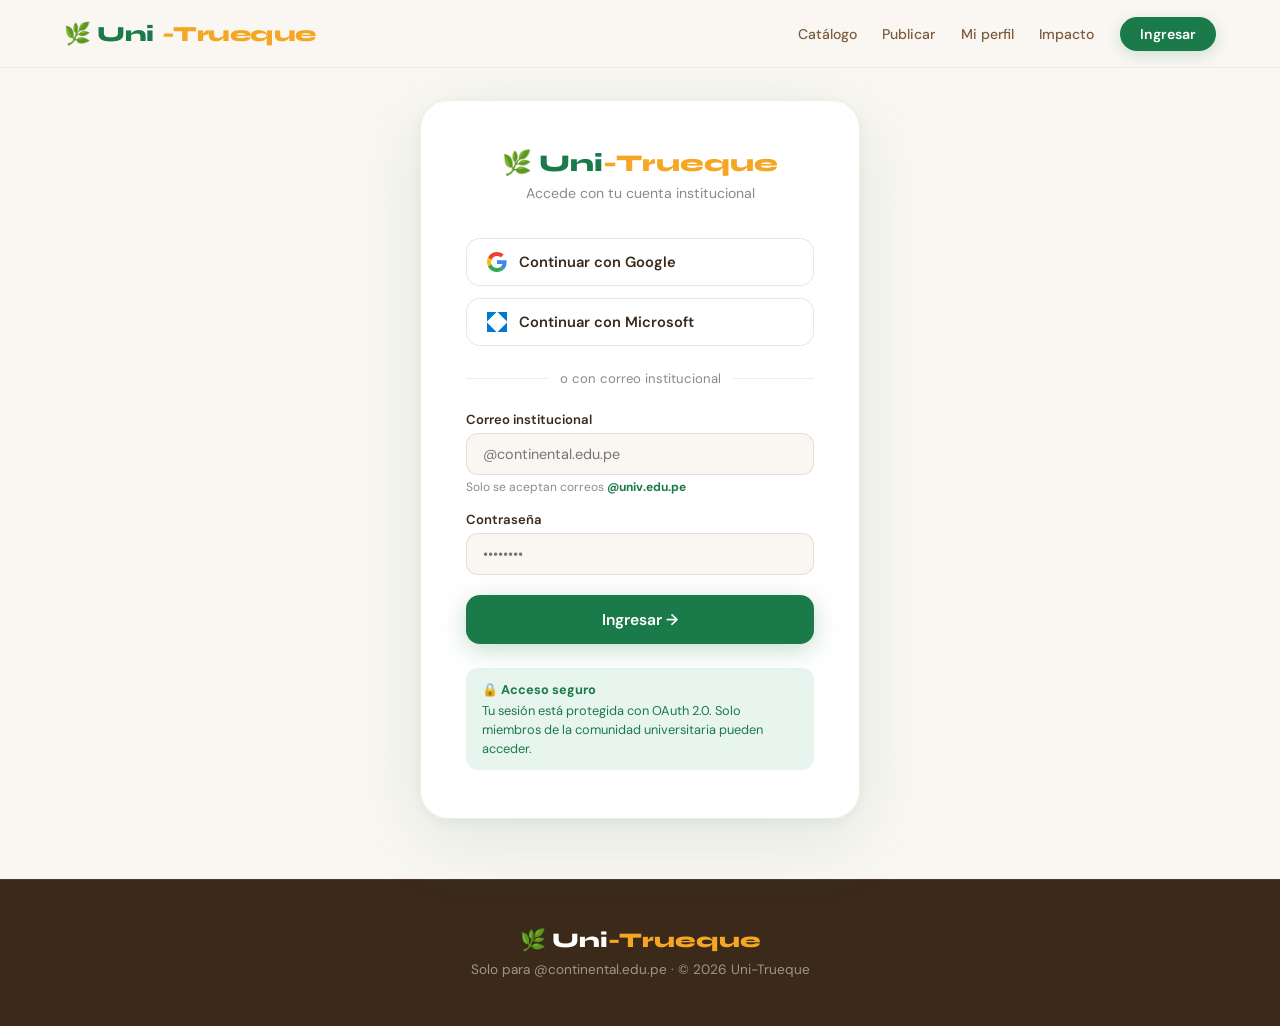
<file: pagina/login.html>
<!DOCTYPE html>
<html lang="es">
<head>
<meta charset="UTF-8">
<meta name="viewport" content="width=device-width, initial-scale=1.0">
<title>Uni-Trueque — Ingresar</title>
<link rel="stylesheet" href="styles.css">
<style>
  body { background: var(--cream); min-height: 100vh; display: flex; flex-direction: column; }
  .login-wrap {
    flex: 1; display: flex; align-items: center; justify-content: center;
    padding: 100px 5vw 60px;
  }
  .login-card {
    background: white; border-radius: 28px; padding: 3rem 2.8rem;
    width: 100%; max-width: 440px;
    box-shadow: 0 20px 80px rgba(26,122,74,0.12), 0 4px 16px rgba(0,0,0,0.05);
    border: 1.5px solid rgba(26,122,74,0.1);
    text-align: center;
    animation: popIn 0.5s cubic-bezier(.34,1.56,.64,1) both;
  }
  .login-logo { font-family: 'Syne', sans-serif; font-size: 1.5rem; font-weight: 800; color: var(--green); margin-bottom: 0.4rem; }
  .login-logo span { color: var(--amber); }
  .login-sub { font-size: 0.88rem; color: var(--gray); margin-bottom: 2.2rem; }
  .divider { display: flex; align-items: center; gap: 12px; margin: 1.5rem 0; color: var(--gray); font-size: 0.82rem; }
  .divider::before, .divider::after { content: ''; flex: 1; height: 1px; background: var(--gray-light); }
  .oauth-btn {
    width: 100%; padding: 13px 20px; border-radius: 14px;
    display: flex; align-items: center; gap: 12px;
    font-size: 0.92rem; font-weight: 600; cursor: pointer;
    border: 1.5px solid rgba(0,0,0,0.09); background: white;
    font-family: 'DM Sans', sans-serif; color: var(--earth);
    transition: all 0.2s; margin-bottom: 12px;
  }
  .oauth-btn:hover { border-color: var(--green); box-shadow: 0 4px 16px rgba(26,122,74,0.12); transform: translateY(-1px); }
  .oauth-btn svg { flex-shrink: 0; }
  .oauth-btn span { flex: 1; text-align: left; }
  .email-form { text-align: left; }
  .form-group { margin-bottom: 1rem; }
  .form-group label { display: block; font-size: 0.82rem; font-weight: 600; margin-bottom: 5px; }
  .form-group input {
    width: 100%; padding: 11px 16px;
    border: 1.5px solid rgba(0,0,0,0.1); border-radius: 12px;
    font-family: 'DM Sans', sans-serif; font-size: 0.9rem; color: var(--earth);
    outline: none; transition: border-color 0.2s, box-shadow 0.2s; background: var(--cream);
  }
  .form-group input:focus { border-color: var(--green); box-shadow: 0 0 0 3px rgba(26,122,74,0.10); }
  .domain-hint { font-size: 0.75rem; color: var(--gray); margin-top: 4px; }
  .domain-hint strong { color: var(--green); }
  .btn-full { width: 100%; justify-content: center; border-radius: 14px; }
  .notice {
    margin-top: 1.5rem; background: var(--green-pale);
    border-radius: 12px; padding: 12px 16px;
    font-size: 0.8rem; color: var(--green); line-height: 1.5; text-align: left;
  }
  .notice strong { display: block; margin-bottom: 2px; }
  @keyframes popIn { from { opacity:0; transform: scale(0.92) translateY(20px); } to { opacity:1; transform: scale(1) translateY(0); } }
</style>
</head>
<body>

<nav>
  <a class="nav-logo" href="index.html">🌿 Uni<span>-Trueque</span></a>
  <div class="nav-links">
    <a href="catalogo.html" class="hide-mobile">Catálogo</a>
    <a href="publicar.html" class="hide-mobile">Publicar</a>
    <a href="perfil.html" class="hide-mobile">Mi perfil</a>
    <a href="impacto.html" class="hide-mobile">Impacto</a>
    <a href="login.html" class="btn-nav active">Ingresar</a>
  </div>
</nav>

<div class="login-wrap">
  <div class="login-card">
    <div class="login-logo">🌿 Uni<span>-Trueque</span></div>
    <div class="login-sub">Accede con tu cuenta institucional</div>

    <button class="oauth-btn">
      <svg width="20" height="20" viewBox="0 0 48 48"><path fill="#EA4335" d="M24 9.5c3.54 0 6.71 1.22 9.21 3.6l6.85-6.85C35.9 2.38 30.47 0 24 0 14.62 0 6.51 5.38 2.56 13.22l7.98 6.19C12.43 13.72 17.74 9.5 24 9.5z"/><path fill="#4285F4" d="M46.98 24.55c0-1.57-.15-3.09-.38-4.55H24v9.02h12.94c-.58 2.96-2.26 5.48-4.78 7.18l7.73 6c4.51-4.18 7.09-10.36 7.09-17.65z"/><path fill="#FBBC05" d="M10.53 28.59c-.48-1.45-.76-2.99-.76-4.59s.27-3.14.76-4.59l-7.98-6.19C.92 16.46 0 20.12 0 24c0 3.88.92 7.54 2.56 10.78l7.97-6.19z"/><path fill="#34A853" d="M24 48c6.48 0 11.93-2.13 15.89-5.81l-7.73-6c-2.18 1.48-4.97 2.29-8.16 2.29-6.26 0-11.57-4.22-13.47-9.91l-7.98 6.19C6.51 42.62 14.62 48 24 48z"/><path fill="none" d="M0 0h48v48H0z"/></svg>
      <span>Continuar con Google</span>
    </button>
    <button class="oauth-btn">
      <svg width="20" height="20" viewBox="0 0 24 24" fill="#0078D4"><path d="M11.4 24H0V12.6L11.4 24zM12.6 24H24V12.6L12.6 24zM0 11.4V0h11.4L0 11.4zM24 0v11.4L12.6 0H24z"/></svg>
      <span>Continuar con Microsoft</span>
    </button>

    <div class="divider">o con correo institucional</div>

    <div class="email-form">
      <div class="form-group">
        <label>Correo institucional</label>
        <input type="email" placeholder="@continental.edu.pe" />
        <div class="domain-hint">Solo se aceptan correos <strong>@univ.edu.pe</strong></div>
      </div>
      <div class="form-group">
        <label>Contraseña</label>
        <input type="password" placeholder="••••••••" />
      </div>
      <a href="perfil.html" class="btn-primary btn-full" style="margin-top:4px">Ingresar →</a>
    </div>

    <div class="notice">
      <strong>🔒 Acceso seguro</strong>
      Tu sesión está protegida con OAuth 2.0. Solo miembros de la comunidad universitaria pueden acceder.
    </div>
  </div>
</div>

<footer>
  <div class="logo-footer">🌿 Uni<span>-Trueque</span></div>
  <p>Solo para @continental.edu.pe · © 2026 Uni-Trueque</p>
</footer>

</body>
</html>
</file>
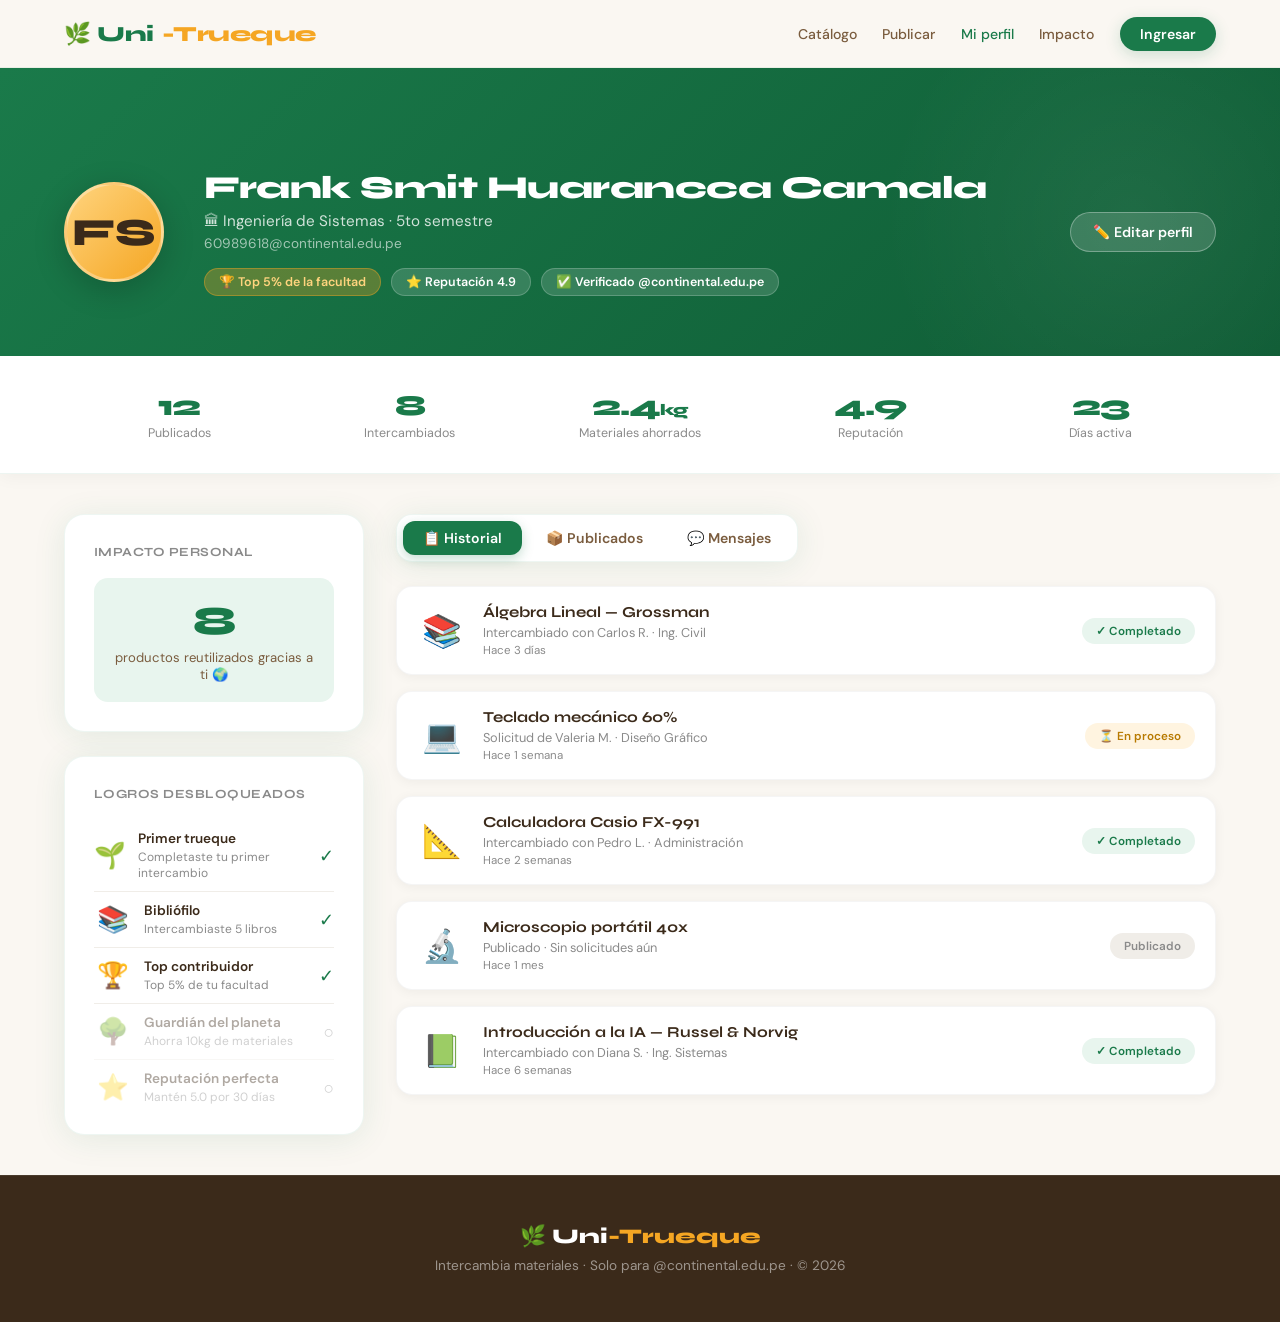
<file: pagina/perfil.html>
<!DOCTYPE html>
<html lang="es">
<head>
<meta charset="UTF-8">
<meta name="viewport" content="width=device-width, initial-scale=1.0">
<title>Uni-Trueque — Mi Perfil</title>
<link rel="stylesheet" href="styles.css">
<style>
  body { background: var(--cream); }

  .profile-hero {
    background: linear-gradient(135deg, var(--green) 0%, #0f5c35 100%);
    padding: 100px 5vw 60px; color: white; position: relative; overflow: hidden;
  }
  .profile-hero::before {
    content:''; position:absolute; top:-100px; right:-100px;
    width:500px; height:500px;
    background: radial-gradient(circle, rgba(255,255,255,0.06) 0%, transparent 70%);
    border-radius:50%;
  }
  .profile-hero-inner { display:flex; align-items:center; gap:2.5rem; position:relative; z-index:1; }
  .big-avatar {
    width:100px; height:100px; border-radius:50%;
    background: linear-gradient(135deg, var(--amber-light), var(--amber));
    display:flex; align-items:center; justify-content:center;
    font-family:'Syne',sans-serif; font-size:2.4rem; font-weight:800; color:var(--earth);
    flex-shrink:0; border:3px solid rgba(255,255,255,0.3);
    box-shadow: 0 8px 32px rgba(0,0,0,0.2);
  }
  .profile-info h1 { font-family:'Syne',sans-serif; font-size:2rem; font-weight:800; margin-bottom:4px; letter-spacing:-0.5px; }
  .profile-info .faculty { font-size:0.95rem; opacity:0.8; margin-bottom:4px; }
  .profile-info .email { font-size:0.85rem; opacity:0.6; }
  .profile-badges { display:flex; gap:10px; margin-top:16px; flex-wrap:wrap; }
  .badge { padding:5px 14px; border-radius:100px; font-size:0.78rem; font-weight:600; background:rgba(255,255,255,0.15); border:1px solid rgba(255,255,255,0.2); }
  .badge.gold { background:rgba(245,166,35,0.3); color:var(--amber-light); border-color:rgba(245,166,35,0.4); }
  .edit-btn { margin-left:auto; padding:10px 22px; border-radius:100px; background:rgba(255,255,255,0.15); color:white; border:1.5px solid rgba(255,255,255,0.3); font-family:'DM Sans',sans-serif; font-size:0.88rem; font-weight:600; cursor:pointer; transition:all 0.2s; }
  .edit-btn:hover { background:rgba(255,255,255,0.25); }

  .stats-strip {
    background:var(--white); padding:1.5rem 5vw;
    display:grid; grid-template-columns:repeat(5,1fr);
    border-bottom:1px solid rgba(26,122,74,0.08);
    box-shadow:0 4px 16px rgba(0,0,0,0.04);
  }
  .sstat { text-align:center; padding:0.5rem; }
  .sstat-num { font-family:'Syne',sans-serif; font-size:1.8rem; font-weight:800; color:var(--green); letter-spacing:-1px; }
  .sstat-label { font-size:0.78rem; color:var(--gray); margin-top:2px; }

  .profile-body { display:grid; grid-template-columns:300px 1fr; gap:2rem; padding:2.5rem 5vw; align-items:start; }

  /* SIDEBAR */
  .p-sidebar { display:flex; flex-direction:column; gap:1.5rem; }
  .p-card { background:white; border-radius:20px; padding:1.8rem; box-shadow:var(--shadow); border:1.5px solid rgba(26,122,74,0.07); }
  .p-card h3 { font-family:'Syne',sans-serif; font-size:0.9rem; font-weight:700; margin-bottom:1.2rem; color:var(--gray); text-transform:uppercase; letter-spacing:0.5px; font-size:0.78rem; }
  .achievement { display:flex; align-items:center; gap:12px; padding:10px 0; border-bottom:1px solid var(--gray-light); }
  .achievement:last-child { border-bottom:none; padding-bottom:0; }
  .ach-icon { font-size:1.6rem; width:38px; text-align:center; }
  .ach-info h5 { font-size:0.85rem; font-weight:600; margin-bottom:2px; }
  .ach-info p { font-size:0.75rem; color:var(--gray); }
  .ach-check { margin-left:auto; color:var(--green); font-size:1.1rem; }
  .impact-summary { background:var(--green-pale); border-radius:14px; padding:1.2rem; text-align:center; }
  .impact-summary .big { font-family:'Syne',sans-serif; font-size:2.5rem; font-weight:800; color:var(--green); letter-spacing:-1px; }
  .impact-summary p { font-size:0.82rem; color:var(--earth-mid); margin-top:4px; }

  /* MAIN */
  .p-main { display:flex; flex-direction:column; gap:1.5rem; }
  .tabs { display:flex; gap:4px; background:white; padding:6px; border-radius:16px; box-shadow:var(--shadow); border:1.5px solid rgba(26,122,74,0.07); width:fit-content; }
  .tab { padding:8px 20px; border-radius:12px; font-size:0.88rem; font-weight:600; cursor:pointer; border:none; background:transparent; font-family:'DM Sans',sans-serif; color:var(--earth-mid); transition:all 0.2s; }
  .tab.active { background:var(--green); color:white; box-shadow:0 4px 12px rgba(26,122,74,0.25); }

  .history-list { display:flex; flex-direction:column; gap:1rem; }
  .h-item {
    background:white; border-radius:16px; padding:16px 20px;
    display:flex; align-items:center; gap:16px;
    box-shadow:0 2px 12px rgba(0,0,0,0.05); border:1.5px solid rgba(0,0,0,0.04);
    transition:transform 0.2s, box-shadow 0.2s;
  }
  .h-item:hover { transform:translateX(4px); box-shadow:0 6px 24px rgba(26,122,74,0.10); }
  .h-emoji { font-size:2rem; width:50px; text-align:center; }
  .h-info h4 { font-family:'Syne',sans-serif; font-size:0.95rem; font-weight:700; margin-bottom:3px; }
  .h-info p { font-size:0.8rem; color:var(--gray); }
  .h-badge { margin-left:auto; padding:5px 14px; border-radius:100px; font-size:0.73rem; font-weight:600; white-space:nowrap; }
  .h-badge.done { background:var(--green-pale); color:var(--green); }
  .h-badge.active { background:#fff4e0; color:#b87a00; }
  .h-badge.pub { background:var(--gray-light); color:var(--gray); }
  .h-date { font-size:0.72rem; color:var(--gray); margin-top:2px; }

  .mini-grid { display:grid; grid-template-columns:repeat(3,1fr); gap:1rem; }
  .mini-pub-card { background:white; border-radius:16px; overflow:hidden; box-shadow:0 2px 12px rgba(0,0,0,0.05); border:1.5px solid rgba(0,0,0,0.04); transition:transform 0.2s; }
  .mini-pub-card:hover { transform:translateY(-4px); }
  .mini-img { height:90px; display:flex; align-items:center; justify-content:center; font-size:3rem; }
  .mini-body { padding:10px 12px; }
  .mini-title { font-family:'Syne',sans-serif; font-size:0.82rem; font-weight:700; margin-bottom:3px; }
  .mini-meta { font-size:0.72rem; color:var(--gray); }

  @media (max-width:900px) { .profile-body { grid-template-columns:1fr; } .stats-strip { grid-template-columns:repeat(3,1fr); } .mini-grid { grid-template-columns:1fr 1fr; } .profile-hero-inner { flex-wrap:wrap; } .edit-btn { margin-left:0; } }
  @media (max-width:500px) { .stats-strip { grid-template-columns:1fr 1fr; } }
</style>
</head>
<body>

<nav>
  <a class="nav-logo" href="index.html">🌿 Uni<span>-Trueque</span></a>
  <div class="nav-links">
    <a href="catalogo.html" class="hide-mobile">Catálogo</a>
    <a href="publicar.html" class="hide-mobile">Publicar</a>
    <a href="perfil.html" class="active">Mi perfil</a>
    <a href="impacto.html" class="hide-mobile">Impacto</a>
    <a href="login.html" class="btn-nav">Ingresar</a>
  </div>
</nav>

<div class="page-content">
  <div class="profile-hero">
    <div class="profile-hero-inner">
      <div class="big-avatar">FS</div>
      <div class="profile-info">
        <h1>Frank Smit Huarancca Camala</h1>
        <div class="faculty">🏛 Ingeniería de Sistemas · 5to semestre</div>
        <div class="email">60989618@continental.edu.pe</div>
        <div class="profile-badges">
          <span class="badge gold">🏆 Top 5% de la facultad</span>
          <span class="badge">⭐ Reputación 4.9</span>
          <span class="badge">✅ Verificado @continental.edu.pe</span>
        </div>
      </div>
      <button class="edit-btn">✏️ Editar perfil</button>
    </div>
  </div>

  <div class="stats-strip">
    <div class="sstat"><div class="sstat-num">12</div><div class="sstat-label">Publicados</div></div>
    <div class="sstat"><div class="sstat-num">8</div><div class="sstat-label">Intercambiados</div></div>
    <div class="sstat"><div class="sstat-num">2.4<small style="font-size:1rem">kg</small></div><div class="sstat-label">Materiales ahorrados</div></div>
    <div class="sstat"><div class="sstat-num">4.9</div><div class="sstat-label">Reputación</div></div>
    <div class="sstat"><div class="sstat-num">23</div><div class="sstat-label">Días activa</div></div>
  </div>

  <div class="profile-body">
    <!-- SIDEBAR -->
    <aside class="p-sidebar reveal">
      <div class="p-card">
        <h3>Impacto personal</h3>
        <div class="impact-summary">
          <div class="big">8</div>
          <p>productos reutilizados gracias a ti 🌍</p>
        </div>
      </div>
      <div class="p-card">
        <h3>Logros desbloqueados</h3>
        <div class="achievement"><span class="ach-icon">🌱</span><div class="ach-info"><h5>Primer trueque</h5><p>Completaste tu primer intercambio</p></div><span class="ach-check">✓</span></div>
        <div class="achievement"><span class="ach-icon">📚</span><div class="ach-info"><h5>Bibliófilo</h5><p>Intercambiaste 5 libros</p></div><span class="ach-check">✓</span></div>
        <div class="achievement"><span class="ach-icon">🏆</span><div class="ach-info"><h5>Top contribuidor</h5><p>Top 5% de tu facultad</p></div><span class="ach-check">✓</span></div>
        <div class="achievement" style="opacity:0.4"><span class="ach-icon">🌳</span><div class="ach-info"><h5>Guardián del planeta</h5><p>Ahorra 10kg de materiales</p></div><span class="ach-check" style="color:var(--gray)">○</span></div>
        <div class="achievement" style="opacity:0.4"><span class="ach-icon">⭐</span><div class="ach-info"><h5>Reputación perfecta</h5><p>Mantén 5.0 por 30 días</p></div><span class="ach-check" style="color:var(--gray)">○</span></div>
      </div>
    </aside>

    <!-- MAIN -->
    <div class="p-main reveal">
      <div class="tabs">
        <button class="tab active" onclick="showTab('historial',this)">📋 Historial</button>
        <button class="tab" onclick="showTab('publicados',this)">📦 Publicados</button>
        <button class="tab" onclick="showTab('mensajes',this)">💬 Mensajes</button>
      </div>

      <!-- HISTORIAL -->
      <div id="tab-historial">
        <div class="history-list">
          <div class="h-item">
            <div class="h-emoji">📚</div>
            <div class="h-info">
              <h4>Álgebra Lineal — Grossman</h4>
              <p>Intercambiado con Carlos R. · Ing. Civil</p>
              <div class="h-date">Hace 3 días</div>
            </div>
            <span class="h-badge done">✓ Completado</span>
          </div>
          <div class="h-item">
            <div class="h-emoji">💻</div>
            <div class="h-info">
              <h4>Teclado mecánico 60%</h4>
              <p>Solicitud de Valeria M. · Diseño Gráfico</p>
              <div class="h-date">Hace 1 semana</div>
            </div>
            <span class="h-badge active">⏳ En proceso</span>
          </div>
          <div class="h-item">
            <div class="h-emoji">📐</div>
            <div class="h-info">
              <h4>Calculadora Casio FX-991</h4>
              <p>Intercambiado con Pedro L. · Administración</p>
              <div class="h-date">Hace 2 semanas</div>
            </div>
            <span class="h-badge done">✓ Completado</span>
          </div>
          <div class="h-item">
            <div class="h-emoji">🔬</div>
            <div class="h-info">
              <h4>Microscopio portátil 40x</h4>
              <p>Publicado · Sin solicitudes aún</p>
              <div class="h-date">Hace 1 mes</div>
            </div>
            <span class="h-badge pub">Publicado</span>
          </div>
          <div class="h-item">
            <div class="h-emoji">📗</div>
            <div class="h-info">
              <h4>Introducción a la IA — Russel & Norvig</h4>
              <p>Intercambiado con Diana S. · Ing. Sistemas</p>
              <div class="h-date">Hace 6 semanas</div>
            </div>
            <span class="h-badge done">✓ Completado</span>
          </div>
        </div>
      </div>

      <!-- PUBLICADOS -->
      <div id="tab-publicados" style="display:none">
        <div class="mini-grid">
          <div class="mini-pub-card"><div class="mini-img" style="background:linear-gradient(135deg,#e8f5ee,#c6ecd8)">🔬</div><div class="mini-body"><div class="mini-title">Microscopio 40x</div><div class="mini-meta">🧪 Laboratorio · Activo</div></div></div>
          <div class="mini-pub-card"><div class="mini-img" style="background:linear-gradient(135deg,#fff4e0,#ffe0a0)">💻</div><div class="mini-body"><div class="mini-title">Teclado mecánico</div><div class="mini-meta">💻 Electrónica · En proceso</div></div></div>
          <div class="mini-pub-card"><div class="mini-img" style="background:linear-gradient(135deg,#e5f0ff,#c2d8ff)">📗</div><div class="mini-body"><div class="mini-title">Cálculo III</div><div class="mini-meta">📚 Libros · Completado</div></div></div>
          <div class="mini-pub-card" style="border:2px dashed rgba(26,122,74,0.3);background:var(--green-pale);cursor:pointer" onclick="location.href='publicar.html'"><div class="mini-img" style="background:transparent;color:var(--green)">+</div><div class="mini-body"><div class="mini-title" style="color:var(--green)">Publicar nuevo</div><div class="mini-meta" style="color:var(--green);opacity:0.7">Añadir producto</div></div></div>
        </div>
      </div>

      <!-- MENSAJES -->
      <div id="tab-mensajes" style="display:none">
        <div class="history-list">
          <div class="h-item" style="background:var(--green-pale);border-color:rgba(26,122,74,0.15)">
            <div class="h-emoji">👤</div>
            <div class="h-info"><h4>Valeria M.</h4><p>Hola! Me interesa el teclado, ¿podemos coordinar?</p><div class="h-date">Hace 2 horas · Sin responder</div></div>
            <span class="h-badge active">Nuevo</span>
          </div>
          <div class="h-item">
            <div class="h-emoji">👤</div>
            <div class="h-info"><h4>Carlos R.</h4><p>Gracias por el intercambio, todo perfecto 👍</p><div class="h-date">Hace 3 días</div></div>
            <span class="h-badge done">Respondido</span>
          </div>
        </div>
      </div>
    </div>
  </div>
</div>

<footer>
  <div class="logo-footer">🌿 Uni<span>-Trueque</span></div>
  <p>Intercambia materiales · Solo para @continental.edu.pe · © 2026</p>
</footer>

<script>
  function showTab(id, btn) {
    document.querySelectorAll('[id^="tab-"]').forEach(t => t.style.display = 'none');
    document.getElementById('tab-' + id).style.display = 'block';
    document.querySelectorAll('.tab').forEach(t => t.classList.remove('active'));
    btn.classList.add('active');
  }
  const obs = new IntersectionObserver(e=>e.forEach(x=>{if(x.isIntersecting)x.target.classList.add('visible');}),{threshold:0.1});
  document.querySelectorAll('.reveal').forEach(el=>obs.observe(el));
</script>
</body>
</html>
</file>
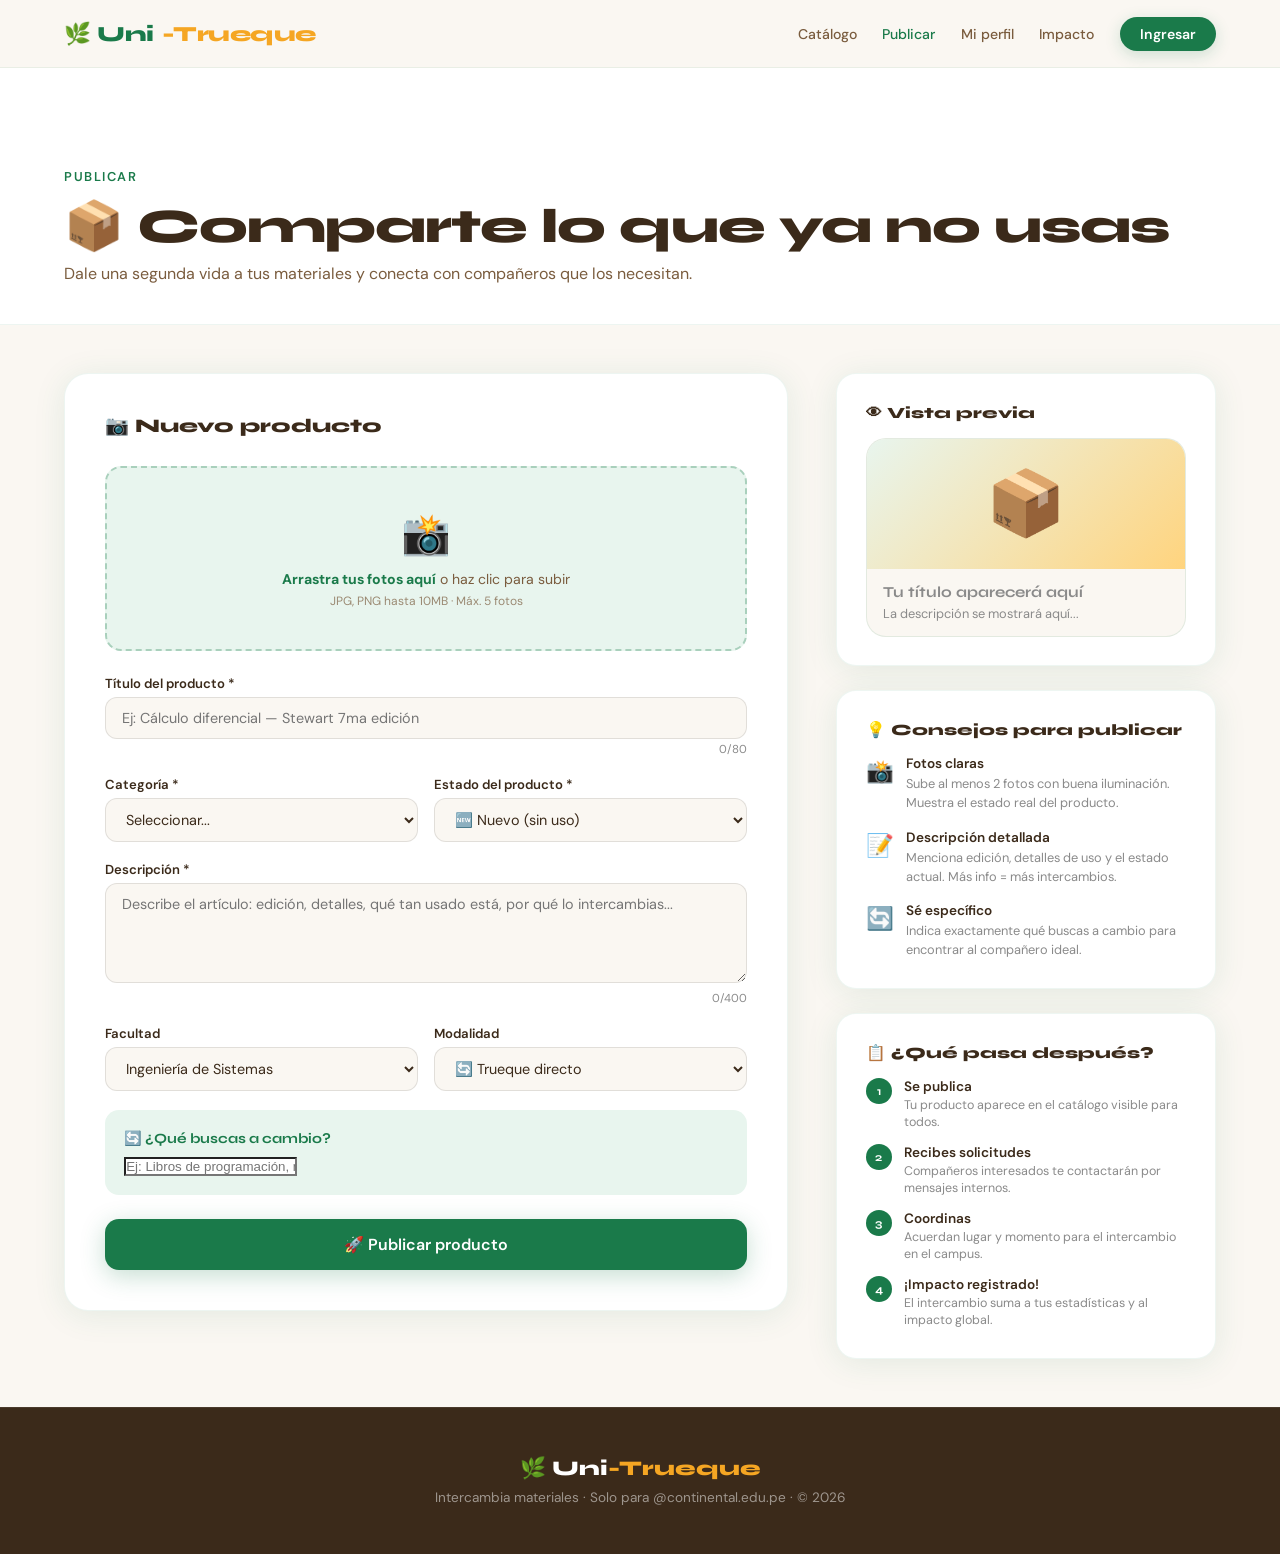
<file: pagina/publicar.html>
<!DOCTYPE html>
<html lang="es">
<head>
<meta charset="UTF-8">
<meta name="viewport" content="width=device-width, initial-scale=1.0">
<title>Uni-Trueque — Publicar Producto</title>
<link rel="stylesheet" href="styles.css">
<style>
  body { background: var(--cream); }
  .publish-hero {
    background: var(--white); padding: 100px 5vw 40px;
    border-bottom: 1px solid rgba(26,122,74,0.08);
  }
  .publish-hero h1 { font-family:'Syne',sans-serif; font-size:clamp(2rem,4vw,3rem); font-weight:800; letter-spacing:-1px; margin-bottom:0.5rem; }
  .publish-hero p { color:var(--earth-mid); font-size:1rem; }

  .publish-body { display:grid; grid-template-columns:1fr 380px; gap:3rem; padding:3rem 5vw; align-items:start; }

  /* FORM */
  .publish-form { background:white; border-radius:24px; padding:2.5rem; box-shadow:var(--shadow); border:1.5px solid rgba(26,122,74,0.08); }
  .publish-form h2 { font-family:'Syne',sans-serif; font-size:1.2rem; font-weight:800; margin-bottom:1.8rem; display:flex; align-items:center; gap:10px; }

  .upload-area {
    border:2.5px dashed rgba(26,122,74,0.3); border-radius:16px;
    padding:2.5rem; text-align:center; cursor:pointer;
    transition:all 0.2s; background:var(--green-pale); margin-bottom:1.5rem;
    position:relative;
  }
  .upload-area:hover { border-color:var(--green); background:rgba(26,122,74,0.07); }
  .upload-area.drag { border-color:var(--green); background:rgba(26,122,74,0.1); }
  .upload-icon { font-size:2.5rem; margin-bottom:10px; }
  .upload-area p { font-size:0.88rem; color:var(--earth-mid); }
  .upload-area strong { color:var(--green); }
  .upload-preview { display:none; gap:10px; flex-wrap:wrap; margin-top:12px; }
  .preview-thumb { width:70px; height:70px; border-radius:10px; background:var(--gray-light); display:flex; align-items:center; justify-content:center; font-size:1.8rem; border:1.5px solid rgba(26,122,74,0.2); }

  .form-group { margin-bottom:1.2rem; }
  .form-group label { display:block; font-size:0.82rem; font-weight:600; margin-bottom:5px; }
  .form-group input, .form-group select, .form-group textarea {
    width:100%; padding:11px 16px; border:1.5px solid rgba(0,0,0,0.1); border-radius:12px;
    font-family:'DM Sans',sans-serif; font-size:0.9rem; color:var(--earth);
    outline:none; transition:border-color 0.2s, box-shadow 0.2s; background:var(--cream);
  }
  .form-group input:focus, .form-group select:focus, .form-group textarea:focus { border-color:var(--green); box-shadow:0 0 0 3px rgba(26,122,74,0.10); }
  .form-group textarea { resize:vertical; min-height:100px; }
  .form-row { display:grid; grid-template-columns:1fr 1fr; gap:1rem; }
  .char-count { font-size:0.72rem; color:var(--gray); text-align:right; margin-top:3px; }

  .intercambio-section { background:var(--green-pale); border-radius:14px; padding:1.2rem; margin-bottom:1.5rem; }
  .intercambio-section h4 { font-family:'Syne',sans-serif; font-size:0.88rem; font-weight:700; color:var(--green); margin-bottom:8px; }
  .intercambio-section input { background:white; }

  .btn-publish { width:100%; justify-content:center; border-radius:14px; font-size:1rem; padding:15px; }

  /* SIDEBAR INFO */
  .publish-sidebar { display:flex; flex-direction:column; gap:1.5rem; }
  .info-card { background:white; border-radius:20px; padding:1.8rem; box-shadow:var(--shadow); border:1.5px solid rgba(26,122,74,0.07); }
  .info-card h3 { font-family:'Syne',sans-serif; font-size:0.98rem; font-weight:800; margin-bottom:1rem; }
  .tip { display:flex; gap:12px; margin-bottom:1rem; }
  .tip:last-child { margin-bottom:0; }
  .tip-icon { font-size:1.4rem; flex-shrink:0; margin-top:2px; }
  .tip h4 { font-size:0.85rem; font-weight:600; margin-bottom:2px; }
  .tip p { font-size:0.8rem; color:var(--gray); line-height:1.5; }

  .preview-card { background:var(--cream); border-radius:20px; overflow:hidden; border:1.5px solid rgba(26,122,74,0.1); }
  .preview-card-img { height:130px; background:linear-gradient(135deg,var(--green-pale),var(--amber-light)); display:flex; align-items:center; justify-content:center; font-size:4rem; }
  .preview-card-body { padding:14px 16px; }
  .preview-card-title { font-family:'Syne',sans-serif; font-size:0.95rem; font-weight:700; margin-bottom:4px; color:var(--gray); }
  .preview-card-desc { font-size:0.8rem; color:var(--gray); }

  .steps-mini { display:flex; flex-direction:column; gap:12px; }
  .step-mini { display:flex; gap:12px; align-items:flex-start; }
  .step-mini-num { width:26px; height:26px; border-radius:50%; background:var(--green); color:white; font-size:0.72rem; font-weight:700; font-family:'Syne',sans-serif; display:flex; align-items:center; justify-content:center; flex-shrink:0; }
  .step-mini-text h5 { font-size:0.85rem; font-weight:600; margin-bottom:2px; }
  .step-mini-text p { font-size:0.78rem; color:var(--gray); line-height:1.4; }

  @media (max-width:900px) { .publish-body { grid-template-columns:1fr; } .form-row { grid-template-columns:1fr; } }
</style>
</head>
<body>

<nav>
  <a class="nav-logo" href="index.html">🌿 Uni<span>-Trueque</span></a>
  <div class="nav-links">
    <a href="catalogo.html" class="hide-mobile">Catálogo</a>
    <a href="publicar.html" class="active">Publicar</a>
    <a href="perfil.html" class="hide-mobile">Mi perfil</a>
    <a href="impacto.html" class="hide-mobile">Impacto</a>
    <a href="login.html" class="btn-nav">Ingresar</a>
  </div>
</nav>

<div class="page-content">
  <div class="publish-hero">
    <div class="section-label">Publicar</div>
    <h1>📦 Comparte lo que ya no usas</h1>
    <p>Dale una segunda vida a tus materiales y conecta con compañeros que los necesitan.</p>
  </div>

  <div class="publish-body">
    <!-- FORM -->
    <div class="publish-form reveal">
      <h2>📷 Nuevo producto</h2>

      <div class="upload-area" id="uploadArea">
        <div class="upload-icon">📸</div>
        <p><strong>Arrastra tus fotos aquí</strong> o haz clic para subir</p>
        <p style="font-size:0.75rem;margin-top:5px;opacity:0.7">JPG, PNG hasta 10MB · Máx. 5 fotos</p>
        <div class="upload-preview" id="uploadPreview">
          <div class="preview-thumb">📚</div>
          <div class="preview-thumb" style="border-style:dashed;opacity:0.4">+</div>
        </div>
      </div>

      <div class="form-group">
        <label>Título del producto *</label>
        <input type="text" id="titleInput" placeholder="Ej: Cálculo diferencial — Stewart 7ma edición" maxlength="80" oninput="updatePreview()" />
        <div class="char-count"><span id="charCount">0</span>/80</div>
      </div>

      <div class="form-row">
        <div class="form-group">
          <label>Categoría *</label>
          <select>
            <option value="">Seleccionar...</option>
            <option>📚 Libros</option>
            <option>✏️ Útiles de escritorio</option>
            <option>💻 Electrónica</option>
            <option>🧪 Material de laboratorio</option>
            <option>📐 Instrumentos de dibujo</option>
            <option>👕 Indumentaria / Batas</option>
            <option>🎒 Mochilas y bolsos</option>
            <option>📦 Otro</option>
          </select>
        </div>
        <div class="form-group">
          <label>Estado del producto *</label>
          <select>
            <option>🆕 Nuevo (sin uso)</option>
            <option>✅ Muy bueno</option>
            <option>👍 Bueno</option>
            <option>⚠️ Regular (con detalles)</option>
          </select>
        </div>
      </div>

      <div class="form-group">
        <label>Descripción *</label>
        <textarea id="descInput" placeholder="Describe el artículo: edición, detalles, qué tan usado está, por qué lo intercambias..." maxlength="400" oninput="updateDescCount()"></textarea>
        <div class="char-count"><span id="descCount">0</span>/400</div>
      </div>

      <div class="form-row">
        <div class="form-group">
          <label>Facultad</label>
          <select>
            <option>Ingeniería de Sistemas</option>
            <option>Medicina</option>
            <option>Arquitectura</option>
            <option>Administración</option>
            <option>Derecho</option>
            <option>Psicología</option>
            <option>Otra</option>
          </select>
        </div>
        <div class="form-group">
          <label>Modalidad</label>
          <select>
            <option>🔄 Trueque directo</option>
            <option>🎁 Donación</option>
            <option>🤝 Préstamo temporal</option>
          </select>
        </div>
      </div>

      <div class="intercambio-section">
        <h4>🔄 ¿Qué buscas a cambio?</h4>
        <input type="text" placeholder="Ej: Libros de programación, mouse, calculadora..." />
      </div>

      <button class="btn-primary btn-publish">🚀 Publicar producto</button>
    </div>

    <!-- SIDEBAR -->
    <div class="publish-sidebar reveal">
      <!-- Preview -->
      <div class="info-card">
        <h3>👁 Vista previa</h3>
        <div class="preview-card">
          <div class="preview-card-img">📦</div>
          <div class="preview-card-body">
            <div class="preview-card-title" id="previewTitle">Tu título aparecerá aquí</div>
            <div class="preview-card-desc" id="previewDesc">La descripción se mostrará aquí...</div>
          </div>
        </div>
      </div>

      <!-- Tips -->
      <div class="info-card">
        <h3>💡 Consejos para publicar</h3>
        <div class="tip"><div class="tip-icon">📸</div><div><h4>Fotos claras</h4><p>Sube al menos 2 fotos con buena iluminación. Muestra el estado real del producto.</p></div></div>
        <div class="tip"><div class="tip-icon">📝</div><div><h4>Descripción detallada</h4><p>Menciona edición, detalles de uso y el estado actual. Más info = más intercambios.</p></div></div>
        <div class="tip"><div class="tip-icon">🔄</div><div><h4>Sé específico</h4><p>Indica exactamente qué buscas a cambio para encontrar al compañero ideal.</p></div></div>
      </div>

      <!-- Process -->
      <div class="info-card">
        <h3>📋 ¿Qué pasa después?</h3>
        <div class="steps-mini">
          <div class="step-mini"><div class="step-mini-num">1</div><div class="step-mini-text"><h5>Se publica</h5><p>Tu producto aparece en el catálogo visible para todos.</p></div></div>
          <div class="step-mini"><div class="step-mini-num">2</div><div class="step-mini-text"><h5>Recibes solicitudes</h5><p>Compañeros interesados te contactarán por mensajes internos.</p></div></div>
          <div class="step-mini"><div class="step-mini-num">3</div><div class="step-mini-text"><h5>Coordinas</h5><p>Acuerdan lugar y momento para el intercambio en el campus.</p></div></div>
          <div class="step-mini"><div class="step-mini-num">4</div><div class="step-mini-text"><h5>¡Impacto registrado!</h5><p>El intercambio suma a tus estadísticas y al impacto global.</p></div></div>
        </div>
      </div>
    </div>
  </div>
</div>

<footer>
  <div class="logo-footer">🌿 Uni<span>-Trueque</span></div>
  <p>Intercambia materiales · Solo para @continental.edu.pe · © 2026</p>
</footer>

<script>
  function updatePreview() {
    const val = document.getElementById('titleInput').value;
    document.getElementById('charCount').textContent = val.length;
    document.getElementById('previewTitle').textContent = val || 'Tu título aparecerá aquí';
  }
  function updateDescCount() {
    const val = document.getElementById('descInput').value;
    document.getElementById('descCount').textContent = val.length;
    document.getElementById('previewDesc').textContent = val || 'La descripción se mostrará aquí...';
  }
  document.getElementById('uploadArea').addEventListener('click', () => {
    document.getElementById('uploadPreview').style.display = 'flex';
  });
  const obs = new IntersectionObserver(e=>e.forEach(x=>{if(x.isIntersecting)x.target.classList.add('visible');}),{threshold:0.1});
  document.querySelectorAll('.reveal').forEach(el=>obs.observe(el));
</script>
</body>
</html>
</file>
<file: pagina/styles.css>
@import url('https://fonts.googleapis.com/css2?family=Syne:wght@400;600;700;800&family=DM+Sans:ital,wght@0,300;0,400;0,500;1,300&display=swap');

:root {
  --green: #1a7a4a;
  --green-light: #2eb870;
  --green-pale: #e8f5ee;
  --amber: #f5a623;
  --amber-light: #ffd47e;
  --earth: #3b2a1a;
  --earth-mid: #7a5c3e;
  --cream: #faf7f2;
  --white: #ffffff;
  --gray: #8a8a8a;
  --gray-light: #f0ede8;
  --shadow: 0 4px 32px rgba(26,122,74,0.10);
}

* { margin: 0; padding: 0; box-sizing: border-box; }
html { scroll-behavior: smooth; }
body {
  font-family: 'DM Sans', sans-serif;
  background: var(--cream);
  color: var(--earth);
  overflow-x: hidden;
}

/* ── NAV ── */
nav {
  position: fixed; top: 0; left: 0; right: 0; z-index: 100;
  display: flex; align-items: center; justify-content: space-between;
  padding: 0 5vw; height: 68px;
  background: rgba(250,247,242,0.94);
  backdrop-filter: blur(12px);
  border-bottom: 1px solid rgba(26,122,74,0.08);
}
.nav-logo {
  font-family: 'Syne', sans-serif;
  font-weight: 800; font-size: 1.35rem;
  color: var(--green); text-decoration: none;
  display: flex; align-items: center; gap: 8px;
  letter-spacing: -0.5px;
}
.nav-logo span { color: var(--amber); }
.nav-links { display: flex; align-items: center; gap: 1.6rem; }
.nav-links a {
  font-size: 0.88rem; font-weight: 500;
  color: var(--earth-mid); text-decoration: none;
  transition: color 0.2s; white-space: nowrap;
}
.nav-links a:hover, .nav-links a.active { color: var(--green); }
.btn-nav {
  background: var(--green) !important;
  color: var(--white) !important;
  padding: 8px 20px; border-radius: 100px;
  font-weight: 600 !important;
  box-shadow: 0 4px 16px rgba(26,122,74,0.2);
  transition: background 0.2s, transform 0.15s !important;
}
.btn-nav:hover { background: var(--green-light) !important; transform: translateY(-1px); }

/* ── BUTTONS ── */
.btn-primary {
  display: inline-flex; align-items: center; gap: 10px;
  background: var(--green); color: var(--white);
  padding: 14px 30px; border-radius: 100px;
  font-size: 0.98rem; font-weight: 600; font-family: 'DM Sans', sans-serif;
  text-decoration: none; border: none; cursor: pointer;
  transition: background 0.2s, transform 0.15s, box-shadow 0.2s;
  box-shadow: 0 6px 24px rgba(26,122,74,0.25);
}
.btn-primary:hover { background: var(--green-light); transform: translateY(-2px); box-shadow: 0 10px 32px rgba(26,122,74,0.32); }
.btn-secondary {
  display: inline-flex; align-items: center; gap: 8px;
  background: transparent; color: var(--green);
  padding: 14px 24px; border-radius: 100px;
  font-size: 0.98rem; font-weight: 600; font-family: 'DM Sans', sans-serif;
  text-decoration: none; border: 2px solid var(--green); cursor: pointer;
  transition: all 0.2s;
}
.btn-secondary:hover { background: var(--green-pale); }

/* ── SECTION COMMON ── */
.page-content { padding-top: 68px; }
.section-label {
  font-size: 0.8rem; font-weight: 600;
  color: var(--green); letter-spacing: 1.5px;
  text-transform: uppercase; margin-bottom: 0.8rem;
}
.section-title {
  font-family: 'Syne', sans-serif;
  font-size: clamp(1.8rem, 3.5vw, 2.8rem);
  font-weight: 800; line-height: 1.15;
  letter-spacing: -1px; margin-bottom: 1rem;
}
.section-desc {
  font-size: 1.02rem; color: var(--earth-mid); line-height: 1.7;
  max-width: 560px;
}

/* ── FOOTER ── */
footer {
  background: var(--earth); color: rgba(255,255,255,0.5);
  padding: 3rem 5vw; text-align: center;
  border-top: 1px solid rgba(255,255,255,0.08);
}
.logo-footer {
  font-family: 'Syne', sans-serif; font-size: 1.3rem; font-weight: 800;
  color: white; margin-bottom: 8px;
}
.logo-footer span { color: var(--amber); }
footer p { font-size: 0.85rem; }

/* ── SCROLL ANIMATIONS ── */
.reveal {
  opacity: 0; transform: translateY(28px);
  transition: opacity 0.6s ease, transform 0.6s ease;
}
.reveal.visible { opacity: 1; transform: translateY(0); }

/* ── RESPONSIVE NAV ── */
@media (max-width: 700px) {
  .nav-links { gap: 1rem; }
  .nav-links a { font-size: 0.78rem; }
}
@media (max-width: 520px) {
  .nav-links .hide-mobile { display: none; }
}
</file>
